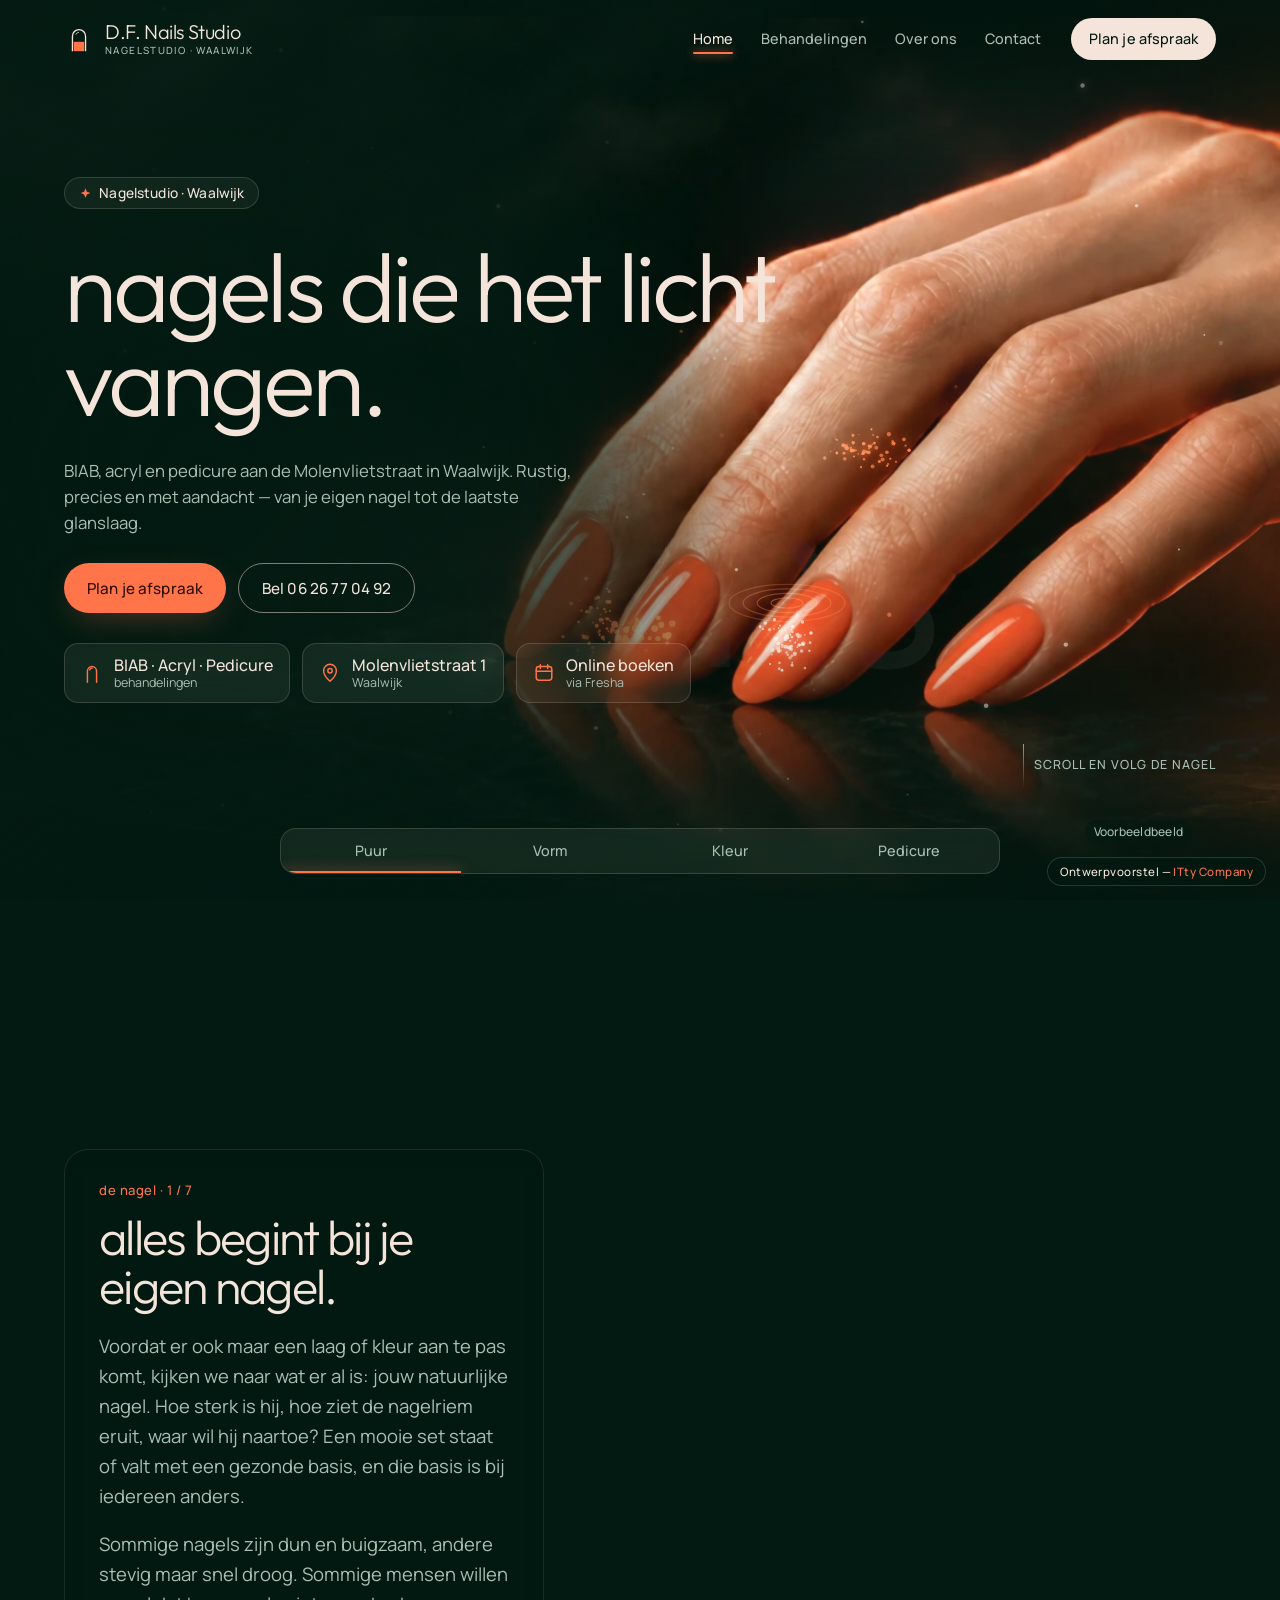
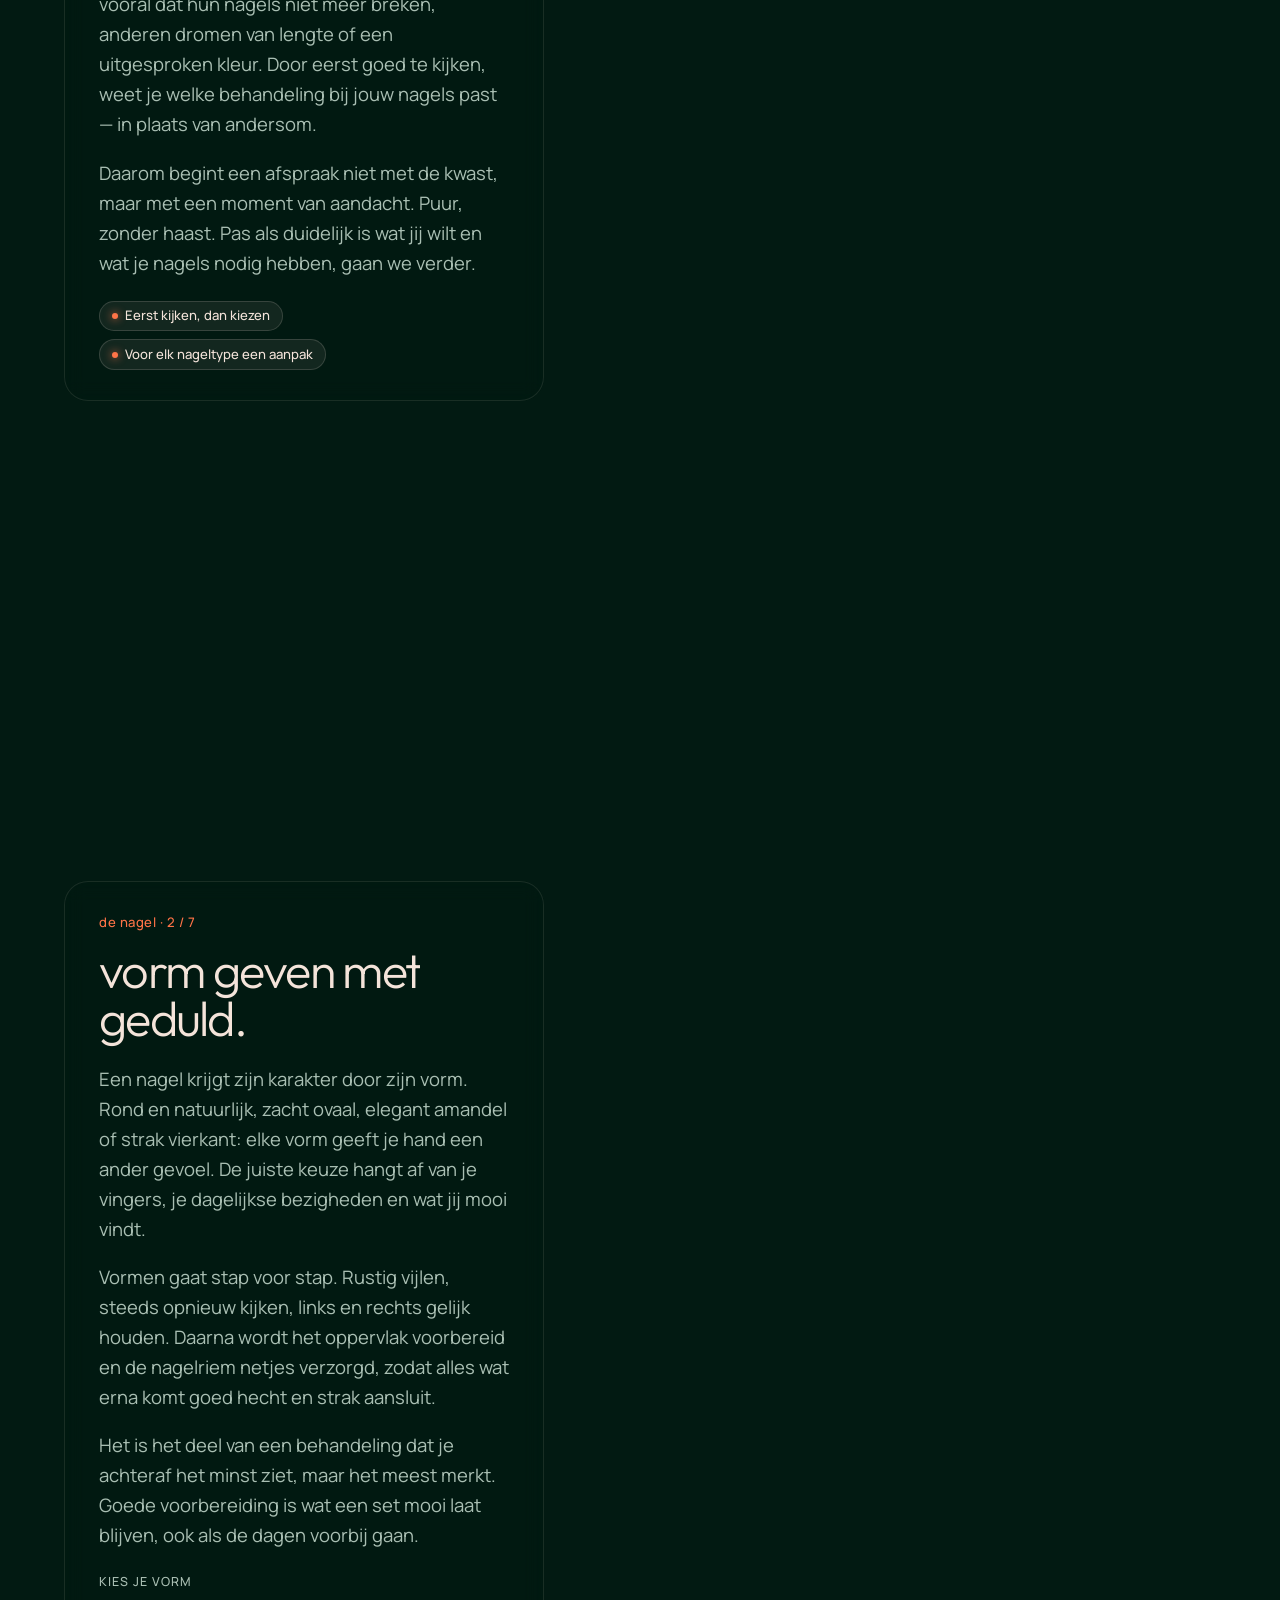
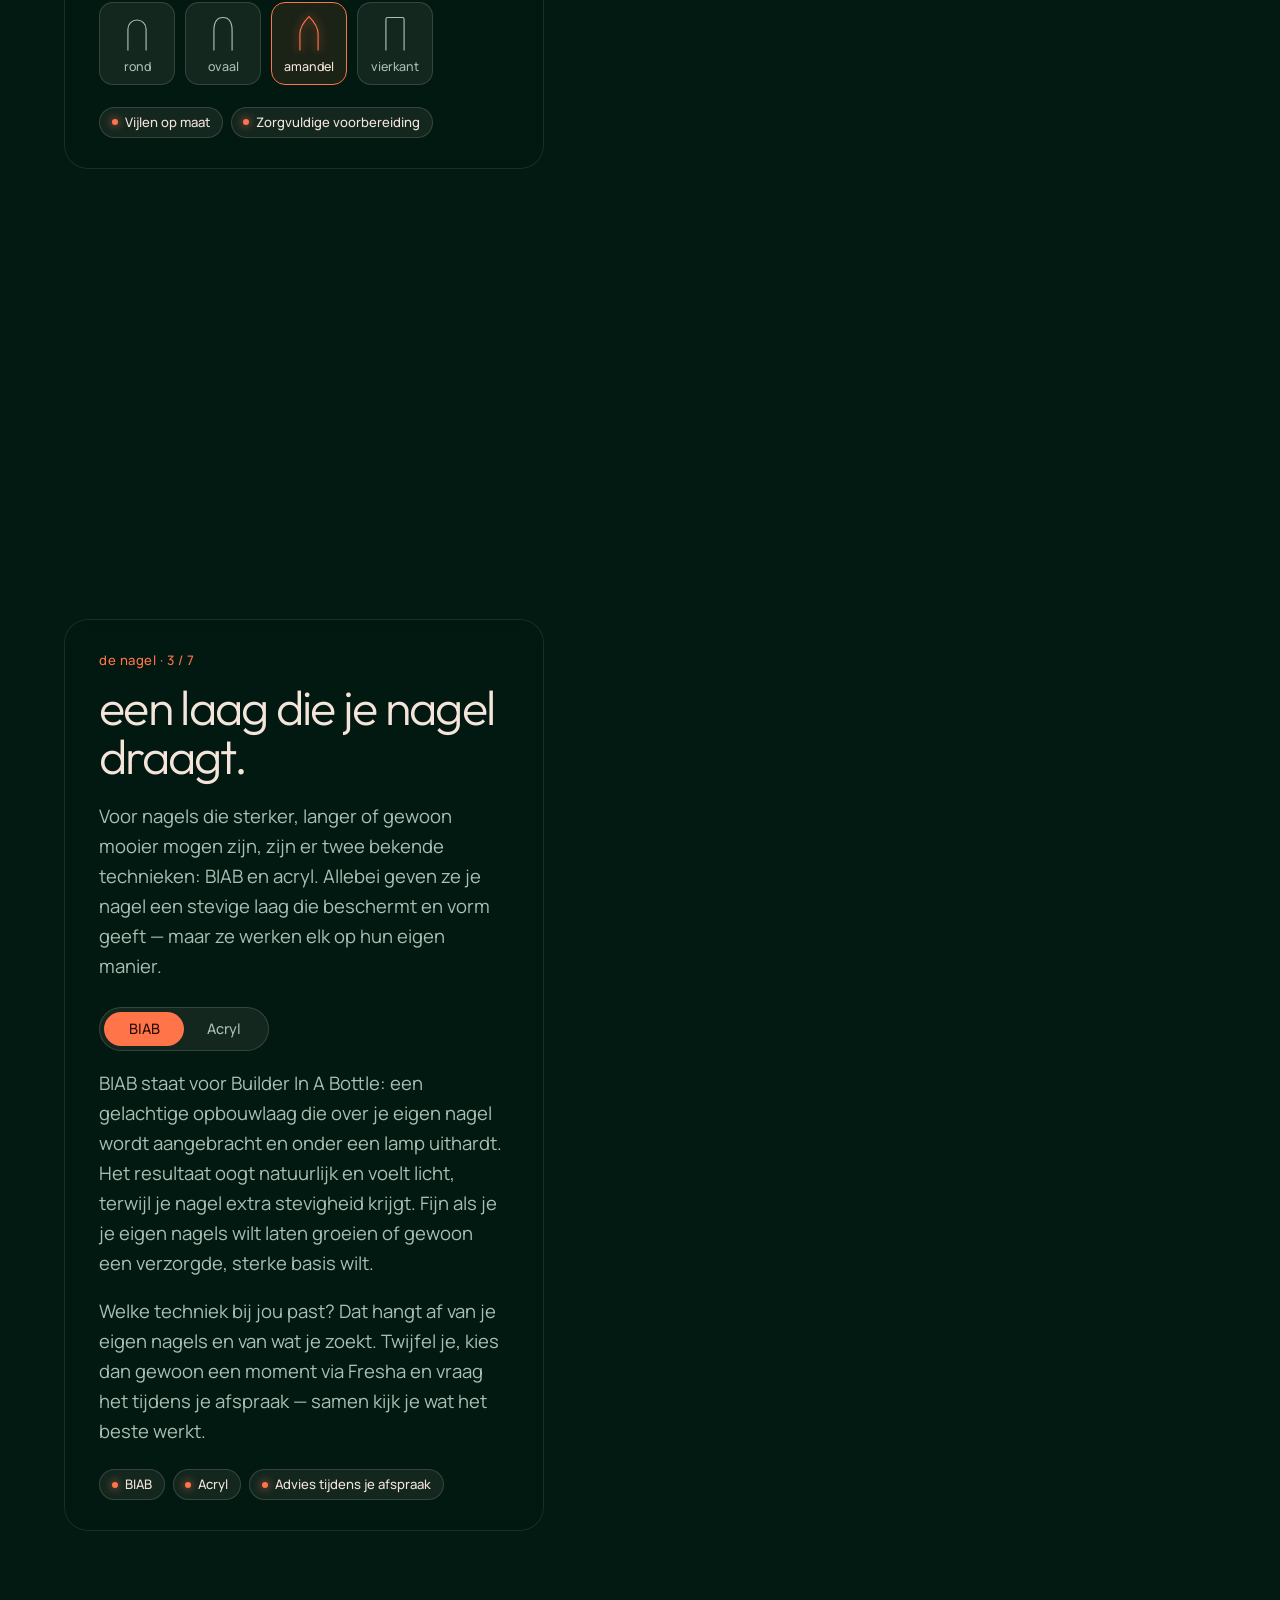
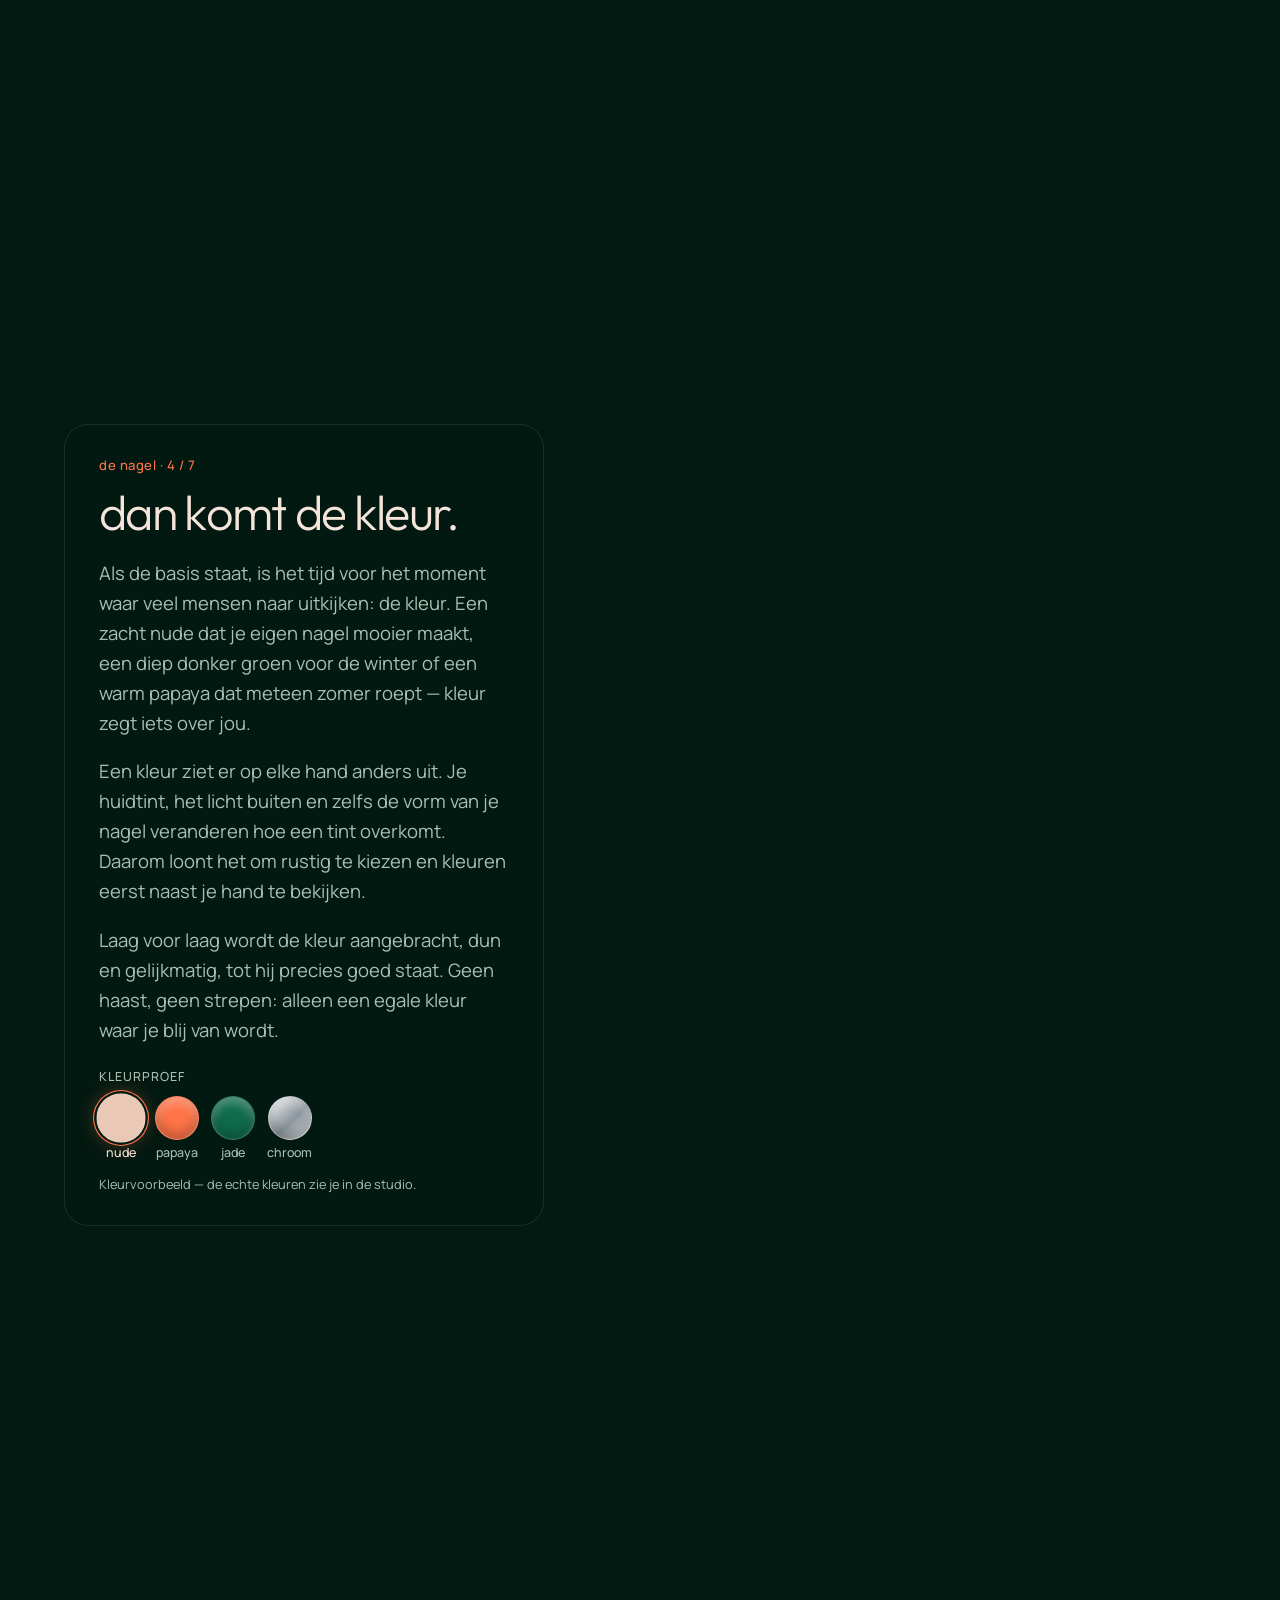
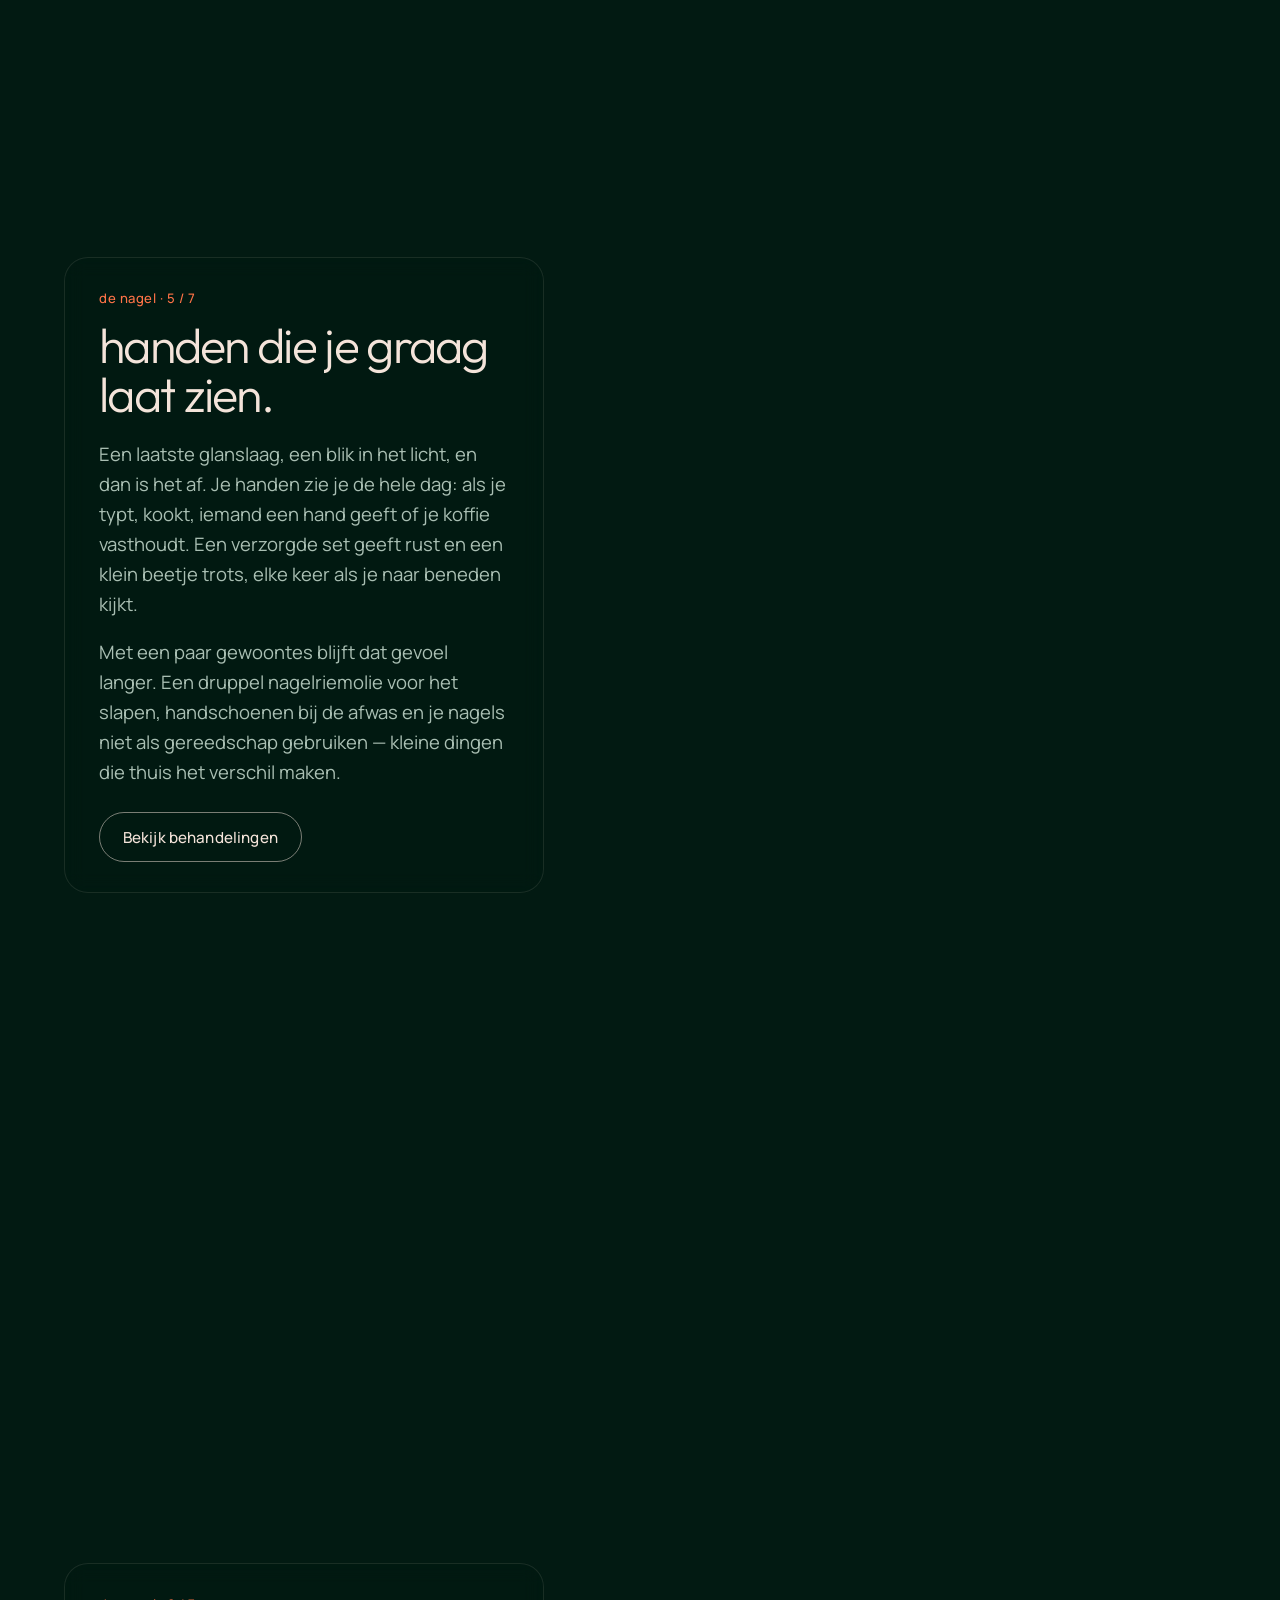
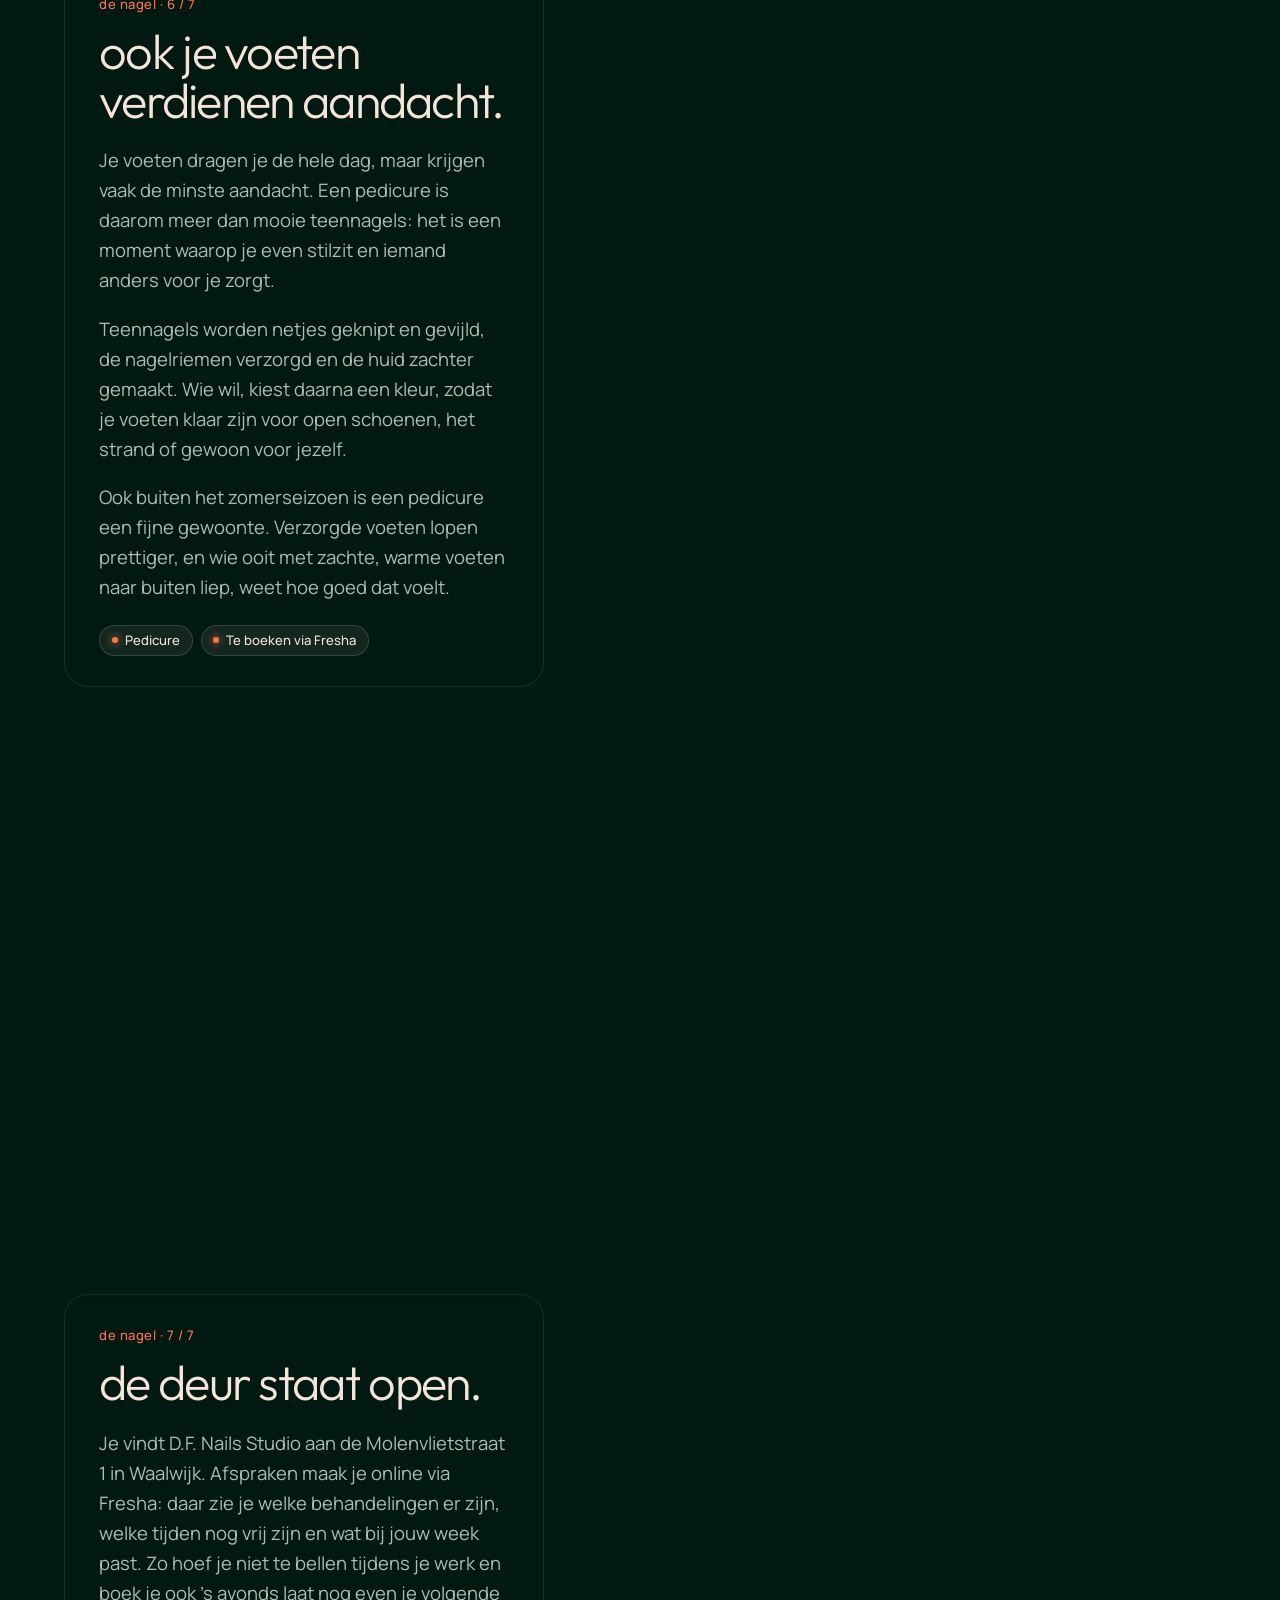
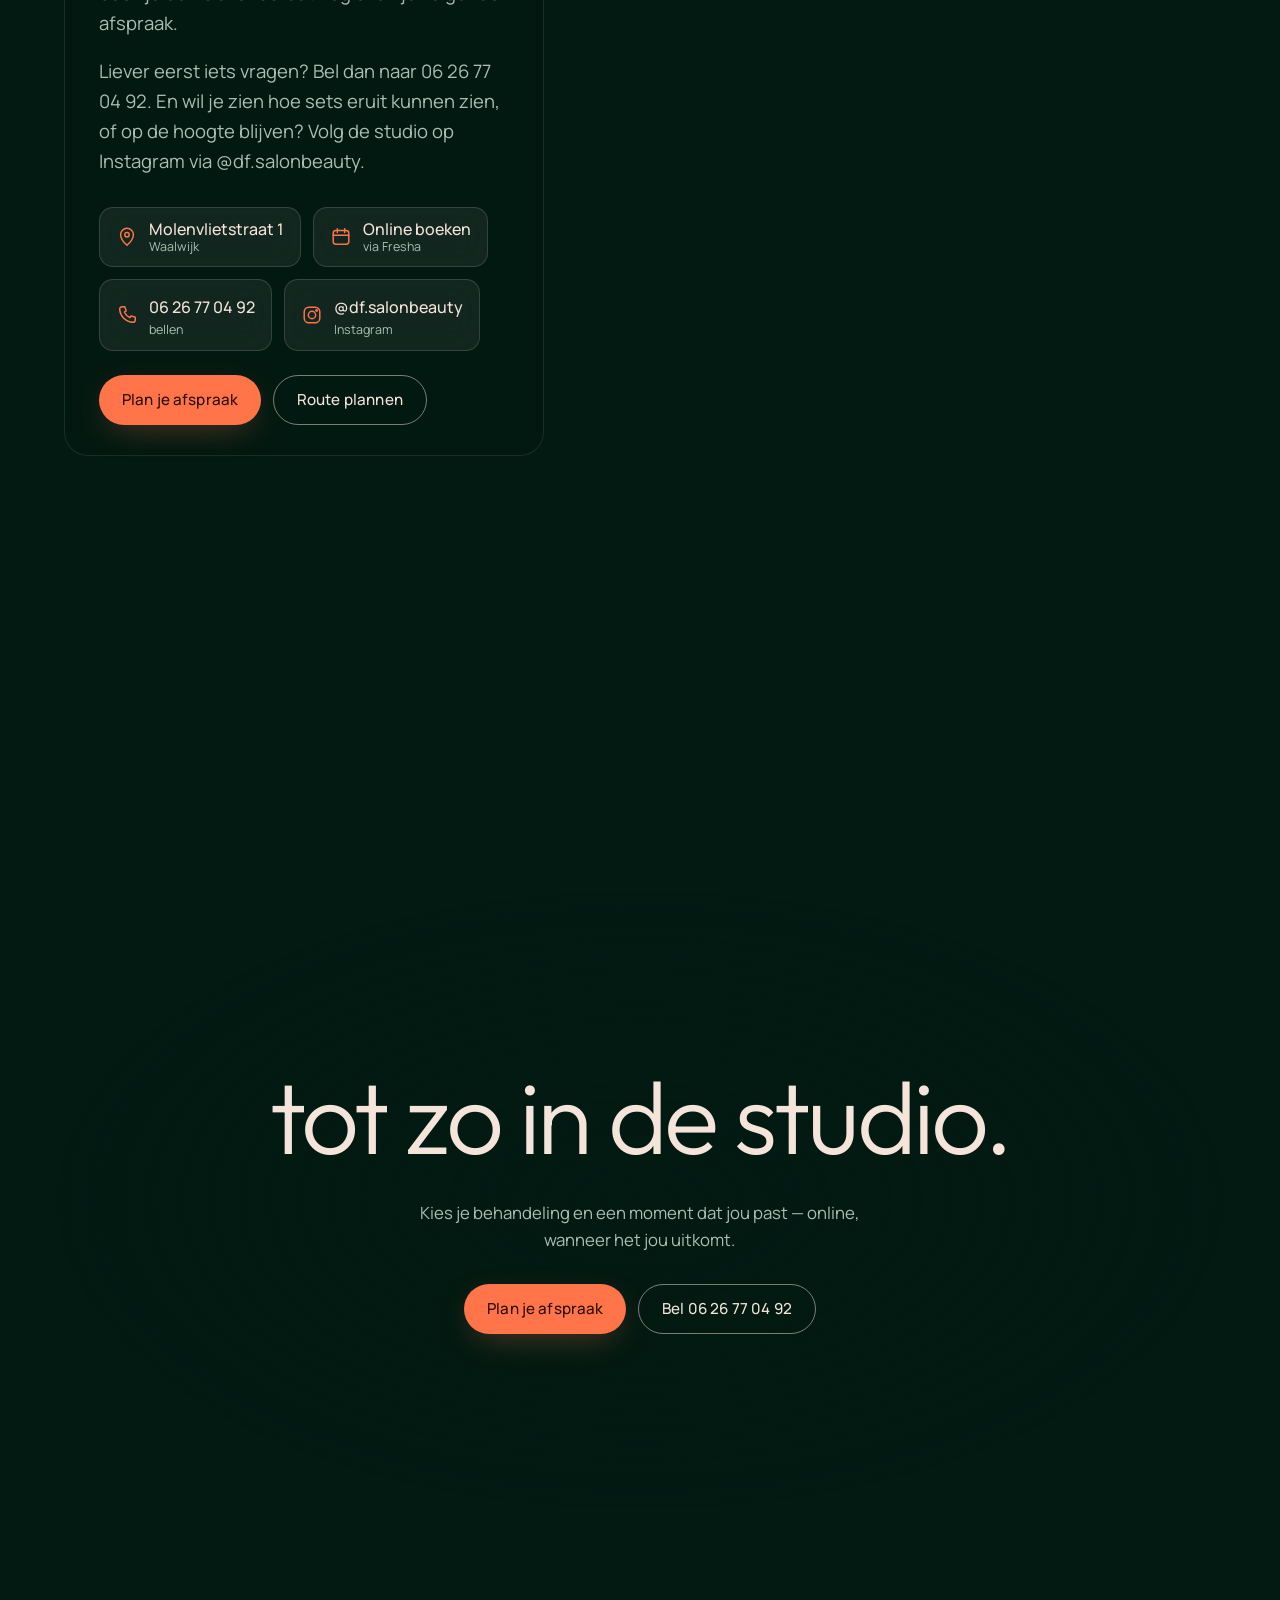
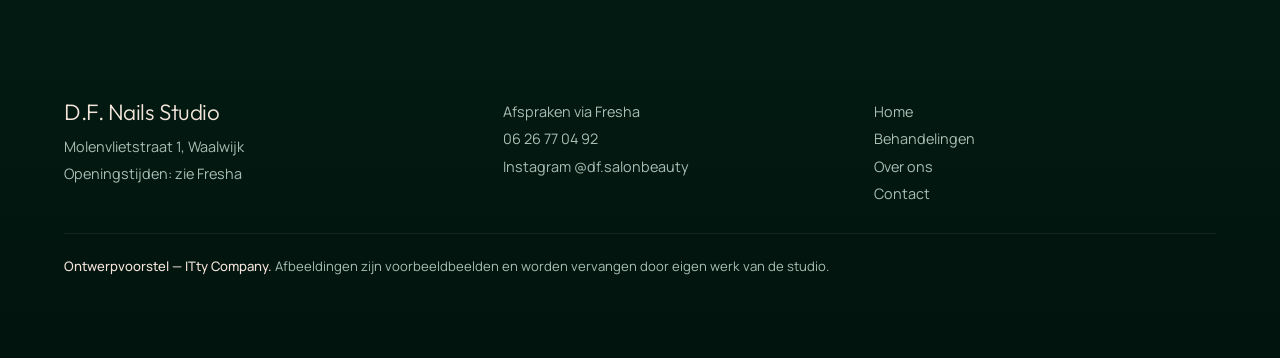
<file: index.html>
<!doctype html>
<html lang="nl">
<head>
<meta charset="utf-8">
<meta name="viewport" content="width=device-width,initial-scale=1">
<title>D.F. Nails Studio — nagelstudio in Waalwijk · BIAB, acryl &amp; pedicure</title>
<meta name="description" content="Nagelstudio aan de Molenvlietstraat 1 in Waalwijk. BIAB, acrylnagels en pedicure. Plan je afspraak online via Fresha.">
<meta name="theme-color" content="#021A12">
<link rel="icon" href="data:image/svg+xml,%3Csvg xmlns='http://www.w3.org/2000/svg' viewBox='0 0 32 32'%3E%3Cpath d='M9 29V13a7 7 0 0 1 14 0v16z' fill='%23021A12' stroke='%23F4E4DA' stroke-width='1.6'/%3E%3Cpath d='M10 29V18h12v11z' fill='%23FF7448'/%3E%3C/svg%3E">
<link rel="preconnect" href="https://fonts.googleapis.com"><link rel="preconnect" href="https://fonts.gstatic.com" crossorigin>
<link href="https://fonts.googleapis.com/css2?family=Manrope:wght@400;500&family=Outfit:wght@300&display=swap" rel="stylesheet">
<link rel="stylesheet" href="assets/style.css">
<link rel="preload" as="image" href="assets/img/k5-gloss.webp">
</head>
<body>
<div class="curtain show" id="curtain" aria-hidden="true"><div class="curtain__a"></div><div class="curtain__b"></div><div class="curtain__mark"><svg viewBox="0 0 46 70"><clipPath id="nailclip"><path d="M3 69V22a20 20 0 0 1 40 0v47z"/></clipPath><rect class="f" x="0" y="0" width="46" height="70" clip-path="url(#nailclip)"/><path class="o" d="M3 69V22a20 20 0 0 1 40 0v47z"/></svg><b>home.</b></div></div>
<a class="skip" href="#main">Naar inhoud</a>
<header class="nav" id="nav">
  <a class="logo" href="index.html" aria-label="D.F. Nails Studio, home">
    <svg viewBox="0 0 32 32" aria-hidden="true"><path d="M9 29V13a7 7 0 0 1 14 0v16" fill="none" stroke="currentColor" stroke-width="1.4"/><path d="M10.4 29V19h11.2v10z" fill="var(--accent)"/><path d="M12.5 11.5a3.6 3.6 0 0 1 3.5-2.6" fill="none" stroke="currentColor" stroke-width="1" opacity=".7"/></svg>
    <span>D.F. Nails Studio<small>Nagelstudio · Waalwijk</small></span>
  </a>
  <nav class="nav__links" aria-label="Hoofdmenu"><a href="index.html" aria-current="page">Home</a><a href="behandelingen.html">Behandelingen</a><a href="over-ons.html">Over ons</a><a href="contact.html">Contact</a></nav>
  <a class="btn btn--white nav__cta" href="https://www.fresha.com/a/d-f-nails-studio-waalwijk-molenvlietstraat-1-hlhzji0v" target="_blank" rel="noopener">Plan je afspraak</a>
  <button class="nav__burger" aria-label="Menu openen" aria-expanded="false" aria-controls="mmenu"><span></span><span></span></button>
</header>
<div class="mmenu" id="mmenu" hidden><a href="index.html">Home</a><a href="behandelingen.html">Behandelingen</a><a href="over-ons.html">Over ons</a><a href="contact.html">Contact</a><a class="btn btn--accent" href="https://www.fresha.com/a/d-f-nails-studio-waalwijk-molenvlietstraat-1-hlhzji0v" target="_blank" rel="noopener">Plan je afspraak</a><a class="btn btn--ghost" href="tel:+31626770492">Bel 06 26 77 04 92</a><p class="mm-note">Ontwerpvoorstel — ITty Company</p></div>
<div class="badge">Ontwerpvoorstel — <b>ITty Company</b></div>
<main id="main">
<section class="story" aria-label="Het verhaal van één nagel">
  <div class="stage" aria-hidden="true">
    <div class="bgs">
      <img data-bg="a" src="assets/img/bg-haze.webp" alt="" width="1344" height="752">
      <img data-bg="b" src="assets/img/bg-lacquer.webp" alt="" width="1344" height="752">
      <div data-bg="d" style="position:absolute;inset:0;background:radial-gradient(40% 45% at 62% 60%,rgba(255,116,72,.16),transparent 70%),var(--base)"></div>
      <img data-bg="c" src="assets/img/bg-waalwijk.webp" alt="" width="1344" height="752">
    </div>
    <div class="bigword"><span>glans</span><span>puur</span><span>vorm</span><span>kracht</span><span>kleur</span><span>af</span><span>voeten</span><span>waalwijk</span><span></span></div>
    <div class="frames">
      <div class="kf"><img src="assets/img/k5-gloss.webp" alt="" width="1344" height="752" fetchpriority="high"><div class="sheen"></div></div>
      <div class="kf"><img src="assets/img/k1-bare.webp" alt="" width="1344" height="752"></div>
      <div class="kf"><img src="assets/img/k2-shape.webp" alt="" width="1344" height="752">
        <svg class="vorm-o" data-at=".675,.712,.066,228"><g><path d="M-11,20 L-11,0 C-11,-10 -4,-17 0,-21 C4,-17 11,-10 11,0 L11,20" vector-effect="non-scaling-stroke"/></g></svg></div>
      <div class="kf"><img src="assets/img/k3-builder.webp" alt="" width="1344" height="752"><div class="sheen"></div><div class="glow" data-nails=".379,.66,.07,.2,34;.446,.695,.07,.2,36;.528,.716,.07,.2,38;.653,.73,.062,.17,44"></div><svg class="ext-o" data-ats=".379,.653,.085,214;.446,.689,.085,216;.528,.711,.085,218;.653,.727,.075,224"></svg><span class="kcap">BIAB — opbouwlaag over je eigen nagel</span></div>
      <div class="kf"><img src="assets/img/k4-colour.webp" alt="" width="1344" height="752">
        <div class="tint" data-nails=".379,.653,.046,.16,34;.446,.689,.046,.16,36;.528,.711,.046,.16,38;.653,.727,.042,.135,44"></div></div>
      <div class="kf"><img src="assets/img/k5-gloss.webp" alt="" width="1344" height="752"><div class="sheen"></div></div>
      <div class="kf"><img src="assets/img/k6-pedicure.webp" alt="" width="1344" height="752"><div class="caustic"></div></div>
      <div class="kf"><img src="assets/img/k7-door.webp" alt="" width="1344" height="752"></div>
      <div class="kf kf--base"></div>
    </div>
    <div class="dip"></div>
    <div class="flash"></div>
    <div class="haze"></div>
    <canvas class="fx" data-fx="dust"></canvas>
    <div class="sshade"></div>
    <div class="sdots"><i></i><i></i><i></i><i></i><i></i><i></i><i></i></div>
    <div class="counter">de nagel · <b></b></div>
    <span class="cap">Voorbeeldbeeld</span>
    <div class="sfade"></div>
  </div>

  <div class="track">
    <!-- 0 HERO -->
    <div class="chap chap--hero" id="top" data-bg="a" data-pt=".5,.69">
      <div class="hero__in hero__fade">
        <span class="chip"><svg viewBox="0 0 16 16" aria-hidden="true"><path d="M8 1.5l1.7 4.3 4.3 1.7-4.3 1.7L8 13.5 6.3 9.2 2 7.5l4.3-1.7z" fill="currentColor"/></svg>Nagelstudio · Waalwijk</span>
        <h1 class="split">nagels die het licht vangen.</h1>
        <p class="lead reveal">BIAB, acryl en pedicure aan de Molenvlietstraat in Waalwijk. Rustig, precies en met aandacht — van je eigen nagel tot de laatste glanslaag.</p>
        <div class="btns reveal">
          <a class="btn btn--accent" href="https://www.fresha.com/a/d-f-nails-studio-waalwijk-molenvlietstraat-1-hlhzji0v" target="_blank" rel="noopener">Plan je afspraak</a>
          <a class="btn btn--ghost" href="tel:+31626770492">Bel 06 26 77 04 92</a>
        </div>
        <ul class="stats reveal" aria-label="In het kort">
          <li class="glass"><svg viewBox="0 0 24 24" aria-hidden="true"><path d="M7 22V10a5 5 0 0 1 10 0v12"/><path d="M9.5 8.5a2.6 2.6 0 0 1 2.5-1.8"/></svg><b>BIAB · Acryl · Pedicure</b><span>behandelingen</span></li>
          <li class="glass"><svg viewBox="0 0 24 24" aria-hidden="true"><path d="M12 21s-7-6.2-7-11.5A7 7 0 0 1 19 9.5C19 14.8 12 21 12 21z"/><circle cx="12" cy="9.5" r="2.4"/></svg><b>Molenvlietstraat 1</b><span>Waalwijk</span></li>
          <li class="glass"><svg viewBox="0 0 24 24" aria-hidden="true"><rect x="3.5" y="5" width="17" height="15" rx="3"/><path d="M3.5 10h17M8 3v4M16 3v4"/></svg><b>Online boeken</b><span>via Fresha</span></li>
        </ul>
      </div>
      <p class="scrollhint hero__fade" aria-hidden="true"><i></i>scroll en volg de nagel</p>
      <nav class="tabs glass hero__fade" aria-label="Hoofdstukken"><a href="#puur" data-off=".35">Puur</a><a href="#vorm" data-off=".35">Vorm</a><a href="#kleur" data-off=".35">Kleur</a><a href="#voeten" data-off=".35">Pedicure</a><i id="tabbar"></i></nav>
    </div>

    <!-- 1 PUUR -->
    <article class="chap" id="puur" data-bg="a" data-mask="drop" data-burst="sparks" data-pt=".5,.69">
      <div class="panel">
        <span class="num">de nagel · 1 / 7</span>
        <h2 class="split">alles begint bij je eigen nagel.</h2>
        <div class="clip">
          <p>Voordat er ook maar een laag of kleur aan te pas komt, kijken we naar wat er al is: jouw natuurlijke nagel. Hoe sterk is hij, hoe ziet de nagelriem eruit, waar wil hij naartoe? Een mooie set staat of valt met een gezonde basis, en die basis is bij iedereen anders.</p>
          <p>Sommige nagels zijn dun en buigzaam, andere stevig maar snel droog. Sommige mensen willen vooral dat hun nagels niet meer breken, anderen dromen van lengte of een uitgesproken kleur. Door eerst goed te kijken, weet je welke behandeling bij jouw nagels past — in plaats van andersom.</p>
          <p>Daarom begint een afspraak niet met de kwast, maar met een moment van aandacht. Puur, zonder haast. Pas als duidelijk is wat jij wilt en wat je nagels nodig hebben, gaan we verder.</p>
        </div>
        <button class="more" type="button" aria-expanded="false">lees verder +</button>
        <ul class="facts"><li>Eerst kijken, dan kiezen</li><li>Voor elk nageltype een aanpak</li></ul>
      </div>
    </article>

    <!-- 2 VORM -->
    <article class="chap" id="vorm" data-bg="a" data-mask="wedge" data-burst="dust" data-pt=".62,.72">
      <div class="panel">
        <span class="num">de nagel · 2 / 7</span>
        <h2 class="split">vorm geven met geduld.</h2>
        <div class="clip">
          <p>Een nagel krijgt zijn karakter door zijn vorm. Rond en natuurlijk, zacht ovaal, elegant amandel of strak vierkant: elke vorm geeft je hand een ander gevoel. De juiste keuze hangt af van je vingers, je dagelijkse bezigheden en wat jij mooi vindt.</p>
          <p>Vormen gaat stap voor stap. Rustig vijlen, steeds opnieuw kijken, links en rechts gelijk houden. Daarna wordt het oppervlak voorbereid en de nagelriem netjes verzorgd, zodat alles wat erna komt goed hecht en strak aansluit.</p>
          <p>Het is het deel van een behandeling dat je achteraf het minst ziet, maar het meest merkt. Goede voorbereiding is wat een set mooi laat blijven, ook als de dagen voorbij gaan.</p>
        </div>
        <button class="more" type="button" aria-expanded="false">lees verder +</button>
        <div class="picker">
          <span class="picker__l">kies je vorm</span>
          <div class="shapes">
            <button type="button" aria-pressed="false" data-d="M-11,20 L-11,-6 A11,11 0 0 1 11,-6 L11,20"><svg viewBox="-13 -23 26 46" aria-hidden="true"><path d="M-11,20 L-11,-6 A11,11 0 0 1 11,-6 L11,20"/></svg>rond</button>
            <button type="button" aria-pressed="false" data-d="M-11,20 L-11,-4 C-11,-16 -6,-20 0,-20 C6,-20 11,-16 11,-4 L11,20"><svg viewBox="-13 -23 26 46" aria-hidden="true"><path d="M-11,20 L-11,-4 C-11,-16 -6,-20 0,-20 C6,-20 11,-16 11,-4 L11,20"/></svg>ovaal</button>
            <button type="button" aria-pressed="true" data-d="M-11,20 L-11,0 C-11,-10 -4,-17 0,-21 C4,-17 11,-10 11,0 L11,20"><svg viewBox="-13 -23 26 46" aria-hidden="true"><path d="M-11,20 L-11,0 C-11,-10 -4,-17 0,-21 C4,-17 11,-10 11,0 L11,20"/></svg>amandel</button>
            <button type="button" aria-pressed="false" data-d="M-11,20 L-11,-18 Q-11,-20 -9,-20 L9,-20 Q11,-20 11,-18 L11,20"><svg viewBox="-13 -23 26 46" aria-hidden="true"><path d="M-11,20 L-11,-18 Q-11,-20 -9,-20 L9,-20 Q11,-20 11,-18 L11,20"/></svg>vierkant</button>
          </div>
        </div>
        <ul class="facts"><li>Vijlen op maat</li><li>Zorgvuldige voorbereiding</li></ul>
      </div>
    </article>

    <!-- 3 KRACHT -->
    <article class="chap" id="kracht" data-bg="b" data-mask="circle" data-pt=".5,.69">
      <div class="panel">
        <span class="num">de nagel · 3 / 7</span>
        <h2 class="split">een laag die je nagel draagt.</h2>
        <p>Voor nagels die sterker, langer of gewoon mooier mogen zijn, zijn er twee bekende technieken: BIAB en acryl. Allebei geven ze je nagel een stevige laag die beschermt en vorm geeft — maar ze werken elk op hun eigen manier.</p>
        <div class="seg" data-for="segtxt" data-v="0" role="group" aria-label="Kies techniek"><button type="button" aria-pressed="true">BIAB</button><button type="button" aria-pressed="false">Acryl</button><i></i></div>
        <div class="segtxt" id="segtxt" aria-live="polite">
          <p>BIAB staat voor Builder In A Bottle: een gelachtige opbouwlaag die over je eigen nagel wordt aangebracht en onder een lamp uithardt. Het resultaat oogt natuurlijk en voelt licht, terwijl je nagel extra stevigheid krijgt. Fijn als je je eigen nagels wilt laten groeien of gewoon een verzorgde, sterke basis wilt.</p>
          <p hidden>Acryl ontstaat uit een poeder en een vloeistof die samen een sterke, vormbare massa maken. Daarmee kun je nagels verlengen en precies de vorm geven die je wilt. Acryl is een klassieker voor wie houdt van lengte, karakter en een set die opvalt.</p>
        </div>
        <p>Welke techniek bij jou past? Dat hangt af van je eigen nagels en van wat je zoekt. Twijfel je, kies dan gewoon een moment via Fresha en vraag het tijdens je afspraak — samen kijk je wat het beste werkt.</p>
        <ul class="facts"><li>BIAB</li><li>Acryl</li><li>Advies tijdens je afspraak</li></ul>
      </div>
    </article>

    <!-- 4 KLEUR -->
    <article class="chap" id="kleur" data-bg="b" data-mask="stroke" data-burst="drops" data-pt=".53,.71">
      <div class="panel">
        <span class="num">de nagel · 4 / 7</span>
        <h2 class="split">dan komt de kleur.</h2>
        <div class="clip">
          <p>Als de basis staat, is het tijd voor het moment waar veel mensen naar uitkijken: de kleur. Een zacht nude dat je eigen nagel mooier maakt, een diep donker groen voor de winter of een warm papaya dat meteen zomer roept — kleur zegt iets over jou.</p>
          <p>Een kleur ziet er op elke hand anders uit. Je huidtint, het licht buiten en zelfs de vorm van je nagel veranderen hoe een tint overkomt. Daarom loont het om rustig te kiezen en kleuren eerst naast je hand te bekijken.</p>
          <p>Laag voor laag wordt de kleur aangebracht, dun en gelijkmatig, tot hij precies goed staat. Geen haast, geen strepen: alleen een egale kleur waar je blij van wordt.</p>
        </div>
        <button class="more" type="button" aria-expanded="false">lees verder +</button>
        <div class="picker">
          <span class="picker__l">kleurproef</span>
          <div class="swatches">
            <button type="button" aria-pressed="true" data-c="none"><i style="--c:#E9C9B6"></i>nude</button>
            <button type="button" aria-pressed="false" data-c="#FF7448"><i style="--c:#FF7448"></i>papaya</button>
            <button type="button" aria-pressed="false" data-c="#0F6B4C"><i style="--c:#0F6B4C"></i>jade</button>
            <button type="button" aria-pressed="false" data-c="#B9C3C9"><i style="--c:linear-gradient(135deg,#f5f7f8,#8d979e 55%,#e6ebee)"></i>chroom</button>
          </div>
          <small class="note-s">Kleurvoorbeeld — de echte kleuren zie je in de studio.</small>
        </div>
      </div>
    </article>

    <!-- 5 AF -->
    <article class="chap" id="af" data-bg="b" data-mask="wedgeR" data-burst="sparks" data-pt=".5,.69">
      <div class="panel">
        <span class="num">de nagel · 5 / 7</span>
        <h2 class="split">handen die je graag laat zien.</h2>
        <div class="clip">
          <p>Een laatste glanslaag, een blik in het licht, en dan is het af. Je handen zie je de hele dag: als je typt, kookt, iemand een hand geeft of je koffie vasthoudt. Een verzorgde set geeft rust en een klein beetje trots, elke keer als je naar beneden kijkt.</p>
          <p>Met een paar gewoontes blijft dat gevoel langer. Een druppel nagelriemolie voor het slapen, handschoenen bij de afwas en je nagels niet als gereedschap gebruiken — kleine dingen die thuis het verschil maken.</p>
        </div>
        <button class="more" type="button" aria-expanded="false">lees verder +</button>
        <div class="btns"><a class="btn btn--ghost" href="behandelingen.html">Bekijk behandelingen</a></div>
      </div>
    </article>

    <!-- 6 VOETEN -->
    <article class="chap" id="voeten" data-bg="d" data-mask="dip" data-burst="ripple" data-pt=".62,.67">
      <div class="panel">
        <span class="num">de nagel · 6 / 7</span>
        <h2 class="split">ook je voeten verdienen aandacht.</h2>
        <div class="clip">
          <p>Je voeten dragen je de hele dag, maar krijgen vaak de minste aandacht. Een pedicure is daarom meer dan mooie teennagels: het is een moment waarop je even stilzit en iemand anders voor je zorgt.</p>
          <p>Teennagels worden netjes geknipt en gevijld, de nagelriemen verzorgd en de huid zachter gemaakt. Wie wil, kiest daarna een kleur, zodat je voeten klaar zijn voor open schoenen, het strand of gewoon voor jezelf.</p>
          <p>Ook buiten het zomerseizoen is een pedicure een fijne gewoonte. Verzorgde voeten lopen prettiger, en wie ooit met zachte, warme voeten naar buiten liep, weet hoe goed dat voelt.</p>
        </div>
        <button class="more" type="button" aria-expanded="false">lees verder +</button>
        <ul class="facts"><li>Pedicure</li><li>Te boeken via Fresha</li></ul>
      </div>
    </article>

    <!-- 7 WAALWIJK -->
    <article class="chap" id="waalwijk" data-bg="c" data-mask="circle" data-burst="sparks" data-pt=".68,.5">
      <div class="panel">
        <span class="num">de nagel · 7 / 7</span>
        <h2 class="split">de deur staat open.</h2>
        <div class="clip">
          <p>Je vindt D.F. Nails Studio aan de Molenvlietstraat 1 in Waalwijk. Afspraken maak je online via Fresha: daar zie je welke behandelingen er zijn, welke tijden nog vrij zijn en wat bij jouw week past. Zo hoef je niet te bellen tijdens je werk en boek je ook 's avonds laat nog even je volgende afspraak.</p>
          <p>Liever eerst iets vragen? Bel dan naar 06 26 77 04 92. En wil je zien hoe sets eruit kunnen zien, of op de hoogte blijven? Volg de studio op Instagram via @df.salonbeauty.</p>
        </div>
        <button class="more" type="button" aria-expanded="false">lees verder +</button>
        <ul class="stats" aria-label="Contact">
          <li class="glass"><svg viewBox="0 0 24 24" aria-hidden="true"><path d="M12 21s-7-6.2-7-11.5A7 7 0 0 1 19 9.5C19 14.8 12 21 12 21z"/><circle cx="12" cy="9.5" r="2.4"/></svg><b>Molenvlietstraat 1</b><span>Waalwijk</span></li>
          <li class="glass"><svg viewBox="0 0 24 24" aria-hidden="true"><rect x="3.5" y="5" width="17" height="15" rx="3"/><path d="M3.5 10h17M8 3v4M16 3v4"/></svg><b>Online boeken</b><span>via Fresha</span></li>
          <li class="glass"><svg viewBox="0 0 24 24" aria-hidden="true"><path d="M6.6 3h3l1.5 4.5-2 1.3a12 12 0 0 0 6.1 6.1l1.3-2L21 14.4v3A2.6 2.6 0 0 1 18.4 20 15.4 15.4 0 0 1 4 5.6 2.6 2.6 0 0 1 6.6 3z"/></svg><a href="tel:+31626770492"><b>06 26 77 04 92</b></a><span>bellen</span></li>
          <li class="glass"><svg viewBox="0 0 24 24" aria-hidden="true"><rect x="3.5" y="3.5" width="17" height="17" rx="5"/><circle cx="12" cy="12" r="4"/><circle cx="17" cy="7" r=".8"/></svg><a href="https://www.instagram.com/df.salonbeauty" target="_blank" rel="noopener"><b>@df.salonbeauty</b></a><span>Instagram</span></li>
        </ul>
        <div class="btns"><a class="btn btn--accent" href="https://www.fresha.com/a/d-f-nails-studio-waalwijk-molenvlietstraat-1-hlhzji0v" target="_blank" rel="noopener">Plan je afspraak</a><a class="btn btn--ghost" href="https://www.google.com/maps/search/?api=1&amp;query=Molenvlietstraat+1+Waalwijk" target="_blank" rel="noopener">Route plannen</a></div>
      </div>
    </article>

    <!-- FINALE: grows out of the door into the evening street -->
    <section class="chap chap--final" data-bg="c" data-mask="circle" data-burst="sparks" data-pt=".66,.5" data-final aria-labelledby="fin-h">
      <div class="final__in">
        <h2 class="split" id="fin-h">tot zo in de studio.</h2>
        <p class="reveal">Kies je behandeling en een moment dat jou past — online, wanneer het jou uitkomt.</p>
        <div class="btns reveal"><a class="btn btn--accent" href="https://www.fresha.com/a/d-f-nails-studio-waalwijk-molenvlietstraat-1-hlhzji0v" target="_blank" rel="noopener">Plan je afspraak</a><a class="btn btn--ghost" href="tel:+31626770492">Bel 06 26 77 04 92</a></div>
      </div>
    </section>
  </div>
</section>
</main>
<footer class="foot">
  <div><b>D.F. Nails Studio</b><span>Molenvlietstraat 1, Waalwijk</span><span>Openingstijden: zie Fresha</span></div>
  <div><a href="https://www.fresha.com/a/d-f-nails-studio-waalwijk-molenvlietstraat-1-hlhzji0v" target="_blank" rel="noopener">Afspraken via Fresha</a><a href="tel:+31626770492">06 26 77 04 92</a><a href="https://www.instagram.com/df.salonbeauty" target="_blank" rel="noopener">Instagram @df.salonbeauty</a></div>
  <nav aria-label="Footer" style="display:flex;flex-direction:column;gap:4px"><a href="index.html">Home</a><a href="behandelingen.html">Behandelingen</a><a href="over-ons.html">Over ons</a><a href="contact.html">Contact</a></nav>
  <p class="foot__legal"><strong>Ontwerpvoorstel — ITty Company.</strong> Afbeeldingen zijn voorbeeldbeelden en worden vervangen door eigen werk van de studio.</p>
</footer>
<script src="assets/vendor/lenis.min.js"></script>
<script src="assets/site.js"></script>
</body>
</html>
</file>
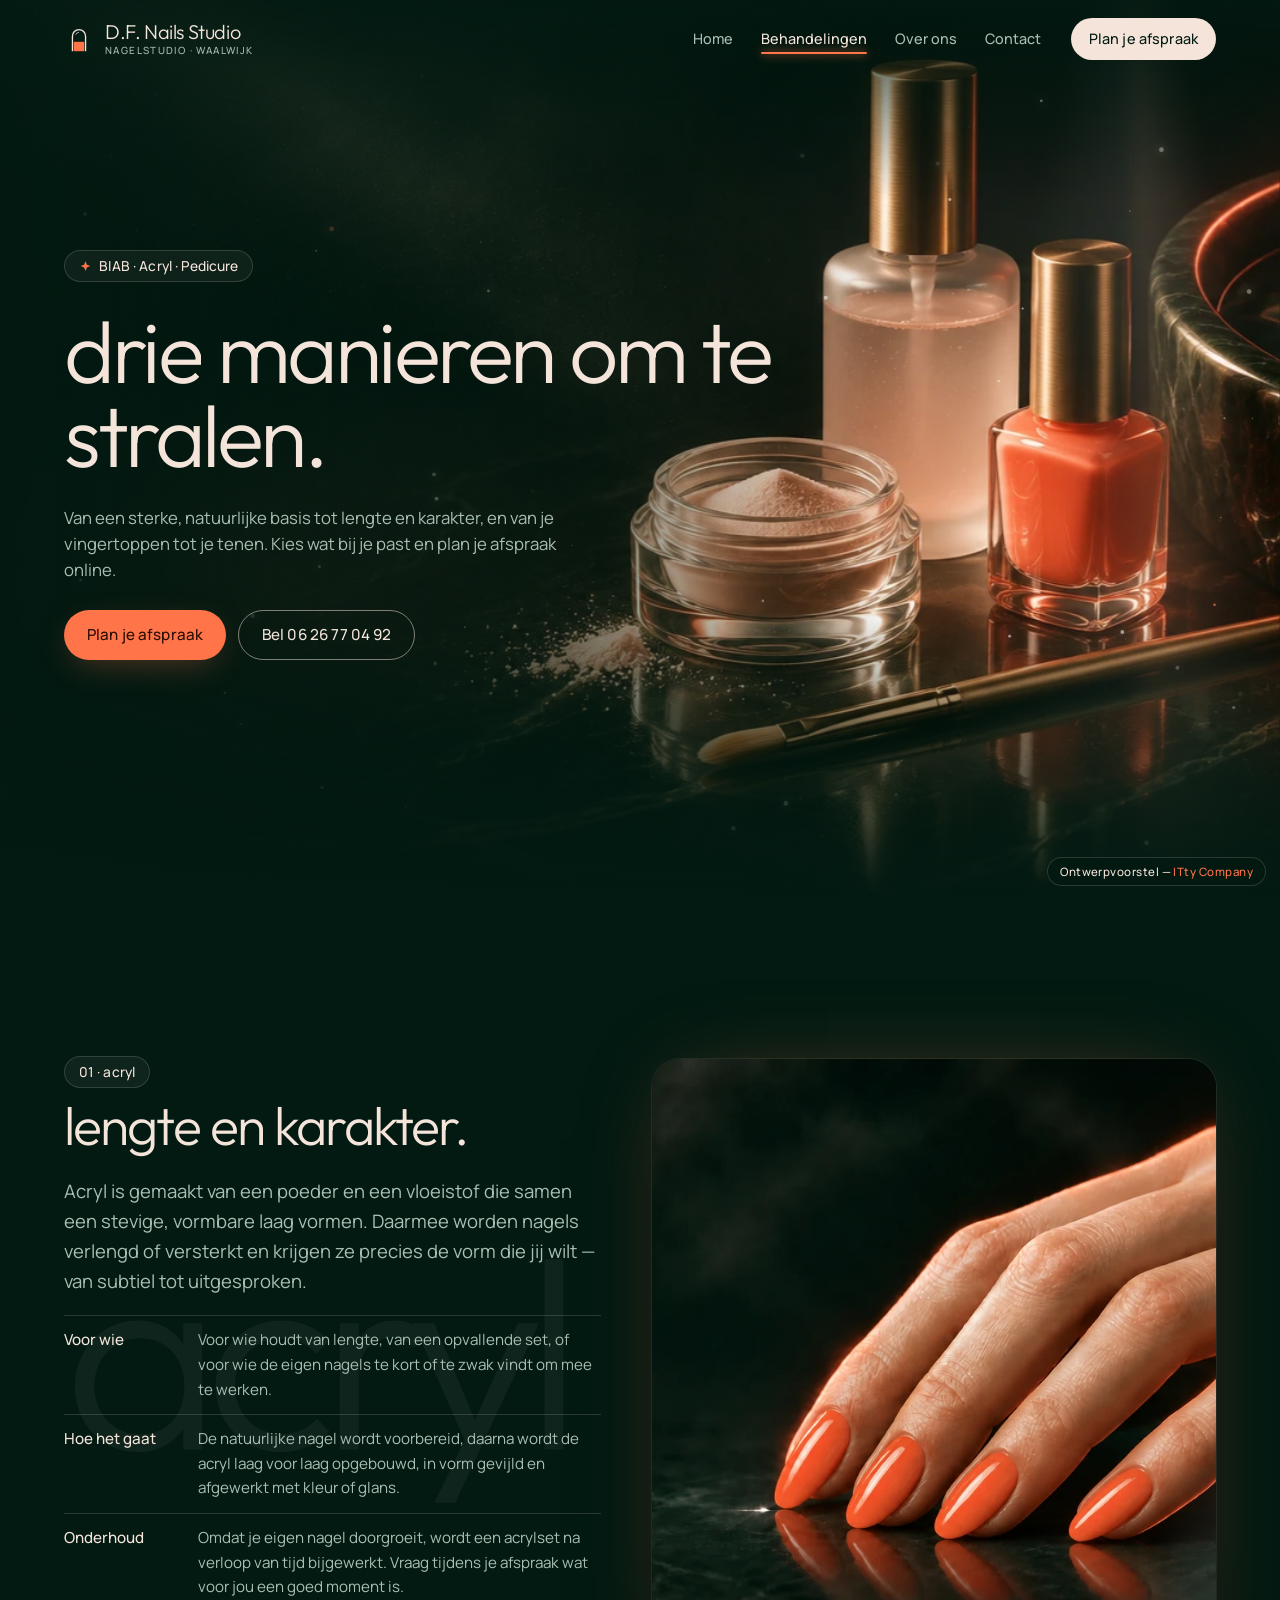
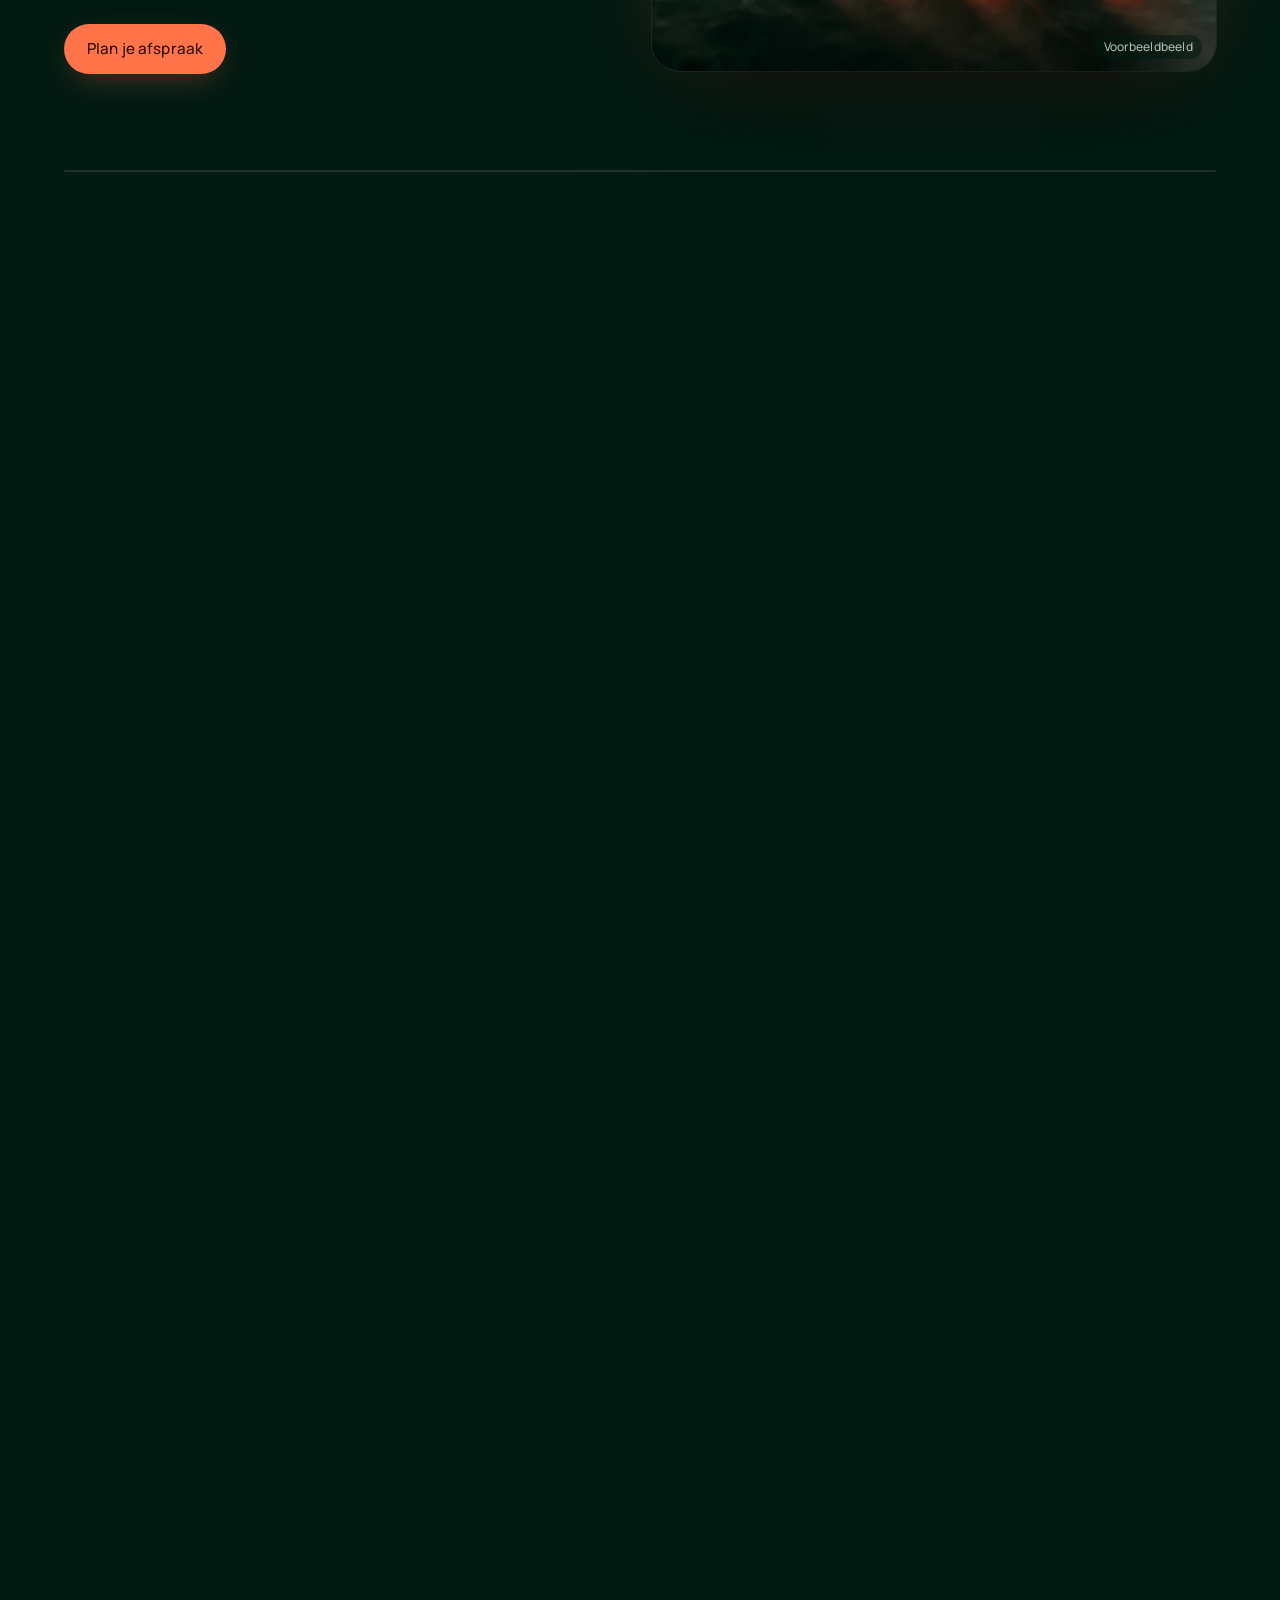
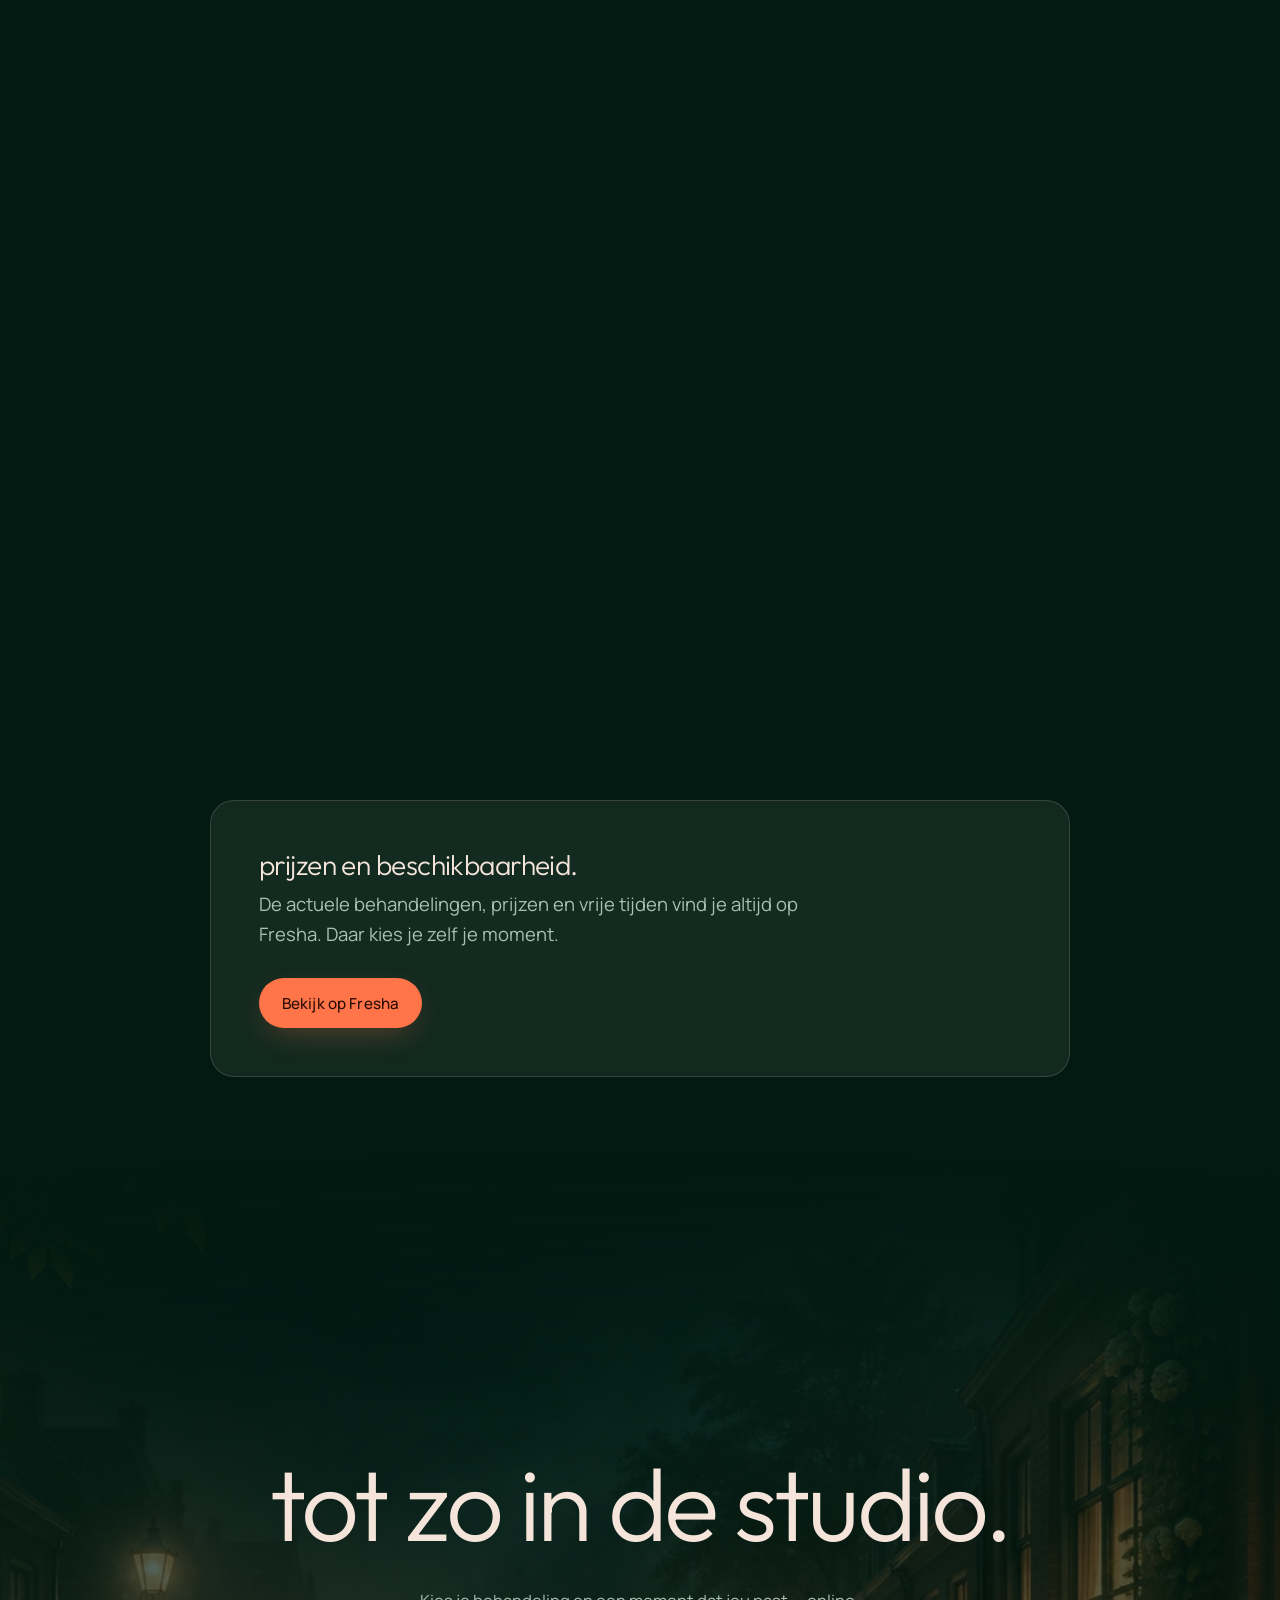
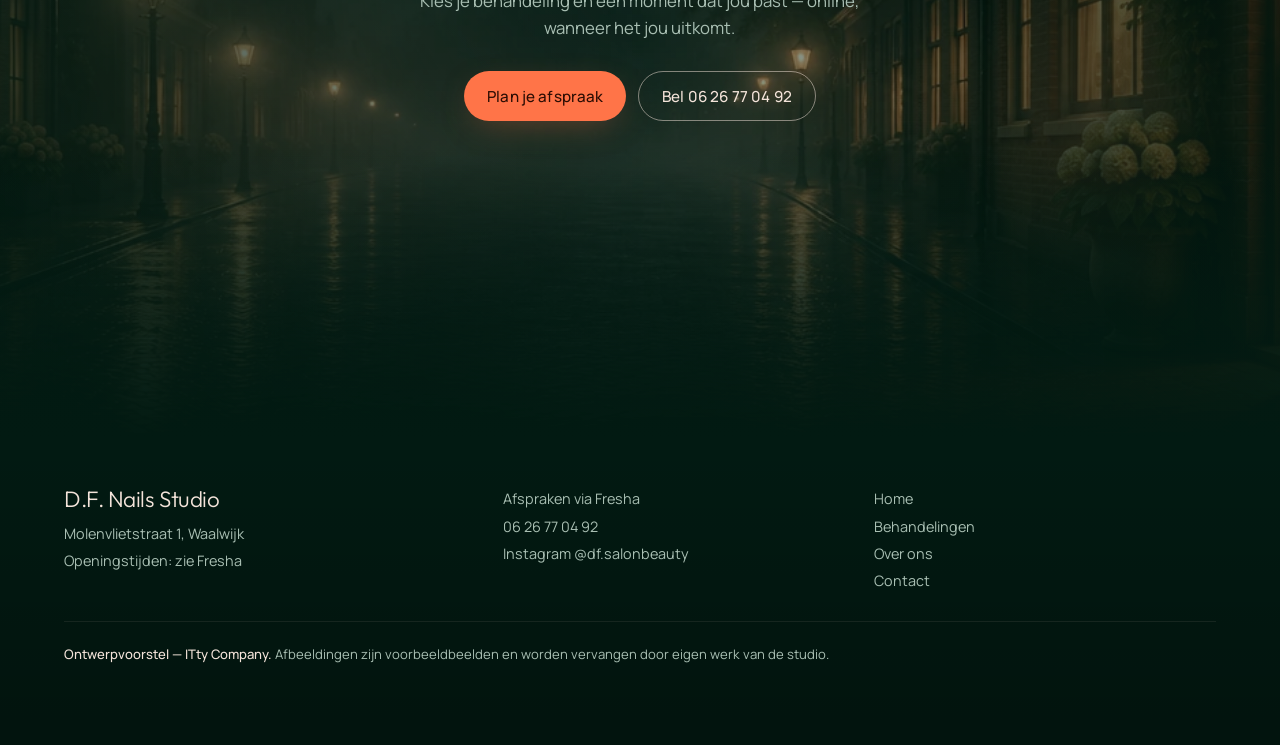
<file: behandelingen.html>
<!doctype html>
<html lang="nl">
<head>
<meta charset="utf-8">
<meta name="viewport" content="width=device-width,initial-scale=1">
<title>Behandelingen — D.F. Nails Studio Waalwijk · acryl, BIAB &amp; pedicure</title>
<meta name="description" content="Acryl, BIAB en pedicure bij D.F. Nails Studio aan de Molenvlietstraat 1 in Waalwijk. Prijzen en vrije tijden op Fresha.">
<meta name="theme-color" content="#021A12">
<link rel="icon" href="data:image/svg+xml,%3Csvg xmlns='http://www.w3.org/2000/svg' viewBox='0 0 32 32'%3E%3Cpath d='M9 29V13a7 7 0 0 1 14 0v16z' fill='%23021A12' stroke='%23F4E4DA' stroke-width='1.6'/%3E%3Cpath d='M10 29V18h12v11z' fill='%23FF7448'/%3E%3C/svg%3E">
<link rel="preconnect" href="https://fonts.googleapis.com"><link rel="preconnect" href="https://fonts.gstatic.com" crossorigin>
<link href="https://fonts.googleapis.com/css2?family=Manrope:wght@400;500&family=Outfit:wght@300&display=swap" rel="stylesheet">
<link rel="stylesheet" href="assets/style.css">
<link rel="preload" as="image" href="assets/img/h-behandelingen.webp">
</head>
<body>
<div class="curtain show" id="curtain" aria-hidden="true"><div class="curtain__a"></div><div class="curtain__b"></div><div class="curtain__mark"><svg viewBox="0 0 46 70"><clipPath id="nailclip"><path d="M3 69V22a20 20 0 0 1 40 0v47z"/></clipPath><rect class="f" x="0" y="0" width="46" height="70" clip-path="url(#nailclip)"/><path class="o" d="M3 69V22a20 20 0 0 1 40 0v47z"/></svg><b>behandelingen.</b></div></div>
<a class="skip" href="#main">Naar inhoud</a>
<header class="nav" id="nav">
  <a class="logo" href="index.html" aria-label="D.F. Nails Studio, home">
    <svg viewBox="0 0 32 32" aria-hidden="true"><path d="M9 29V13a7 7 0 0 1 14 0v16" fill="none" stroke="currentColor" stroke-width="1.4"/><path d="M10.4 29V19h11.2v10z" fill="var(--accent)"/><path d="M12.5 11.5a3.6 3.6 0 0 1 3.5-2.6" fill="none" stroke="currentColor" stroke-width="1" opacity=".7"/></svg>
    <span>D.F. Nails Studio<small>Nagelstudio · Waalwijk</small></span>
  </a>
  <nav class="nav__links" aria-label="Hoofdmenu"><a href="index.html">Home</a><a href="behandelingen.html" aria-current="page">Behandelingen</a><a href="over-ons.html">Over ons</a><a href="contact.html">Contact</a></nav>
  <a class="btn btn--white nav__cta" href="https://www.fresha.com/a/d-f-nails-studio-waalwijk-molenvlietstraat-1-hlhzji0v" target="_blank" rel="noopener">Plan je afspraak</a>
  <button class="nav__burger" aria-label="Menu openen" aria-expanded="false" aria-controls="mmenu"><span></span><span></span></button>
</header>
<div class="mmenu" id="mmenu" hidden><a href="index.html">Home</a><a href="behandelingen.html">Behandelingen</a><a href="over-ons.html">Over ons</a><a href="contact.html">Contact</a><a class="btn btn--accent" href="https://www.fresha.com/a/d-f-nails-studio-waalwijk-molenvlietstraat-1-hlhzji0v" target="_blank" rel="noopener">Plan je afspraak</a><a class="btn btn--ghost" href="tel:+31626770492">Bel 06 26 77 04 92</a><p class="mm-note">Ontwerpvoorstel — ITty Company</p></div>
<div class="badge">Ontwerpvoorstel — <b>ITty Company</b></div>
<main id="main">
<section class="phero photo photo--top">
  <img class="photo__img" src="assets/img/h-behandelingen.webp" alt="Stilleven met acrylpoeder, builder-gel, penseel en een flesje papaya-lak op donkere steen" width="1344" height="752" fetchpriority="high">
  <div class="beam" aria-hidden="true"></div><div class="haze" aria-hidden="true"></div><canvas class="fx" data-fx="dust" aria-hidden="true"></canvas><div class="phero__shade"></div>
  <div class="hero__in">
    <span class="chip"><svg viewBox="0 0 16 16" aria-hidden="true"><path d="M8 1.5l1.7 4.3 4.3 1.7-4.3 1.7L8 13.5 6.3 9.2 2 7.5l4.3-1.7z" fill="currentColor"/></svg>BIAB · Acryl · Pedicure</span>
    <h1 class="split">drie manieren om te stralen.</h1>
    <p class="lead reveal">Van een sterke, natuurlijke basis tot lengte en karakter, en van je vingertoppen tot je tenen. Kies wat bij je past en plan je afspraak online.</p>
    <div class="btns reveal"><a class="btn btn--accent" href="https://www.fresha.com/a/d-f-nails-studio-waalwijk-molenvlietstraat-1-hlhzji0v" target="_blank" rel="noopener">Plan je afspraak</a><a class="btn btn--ghost" href="tel:+31626770492">Bel 06 26 77 04 92</a></div>
  </div>
</section>

<section class="ribbon" aria-label="Behandelingen">
  <div class="ribbon__pin">
    <div class="ribbon__row">
      <article class="scene" id="acryl">
        <span class="scene__word" aria-hidden="true">acryl</span>
        <div class="scene__txt">
          <span class="chip">01 · acryl</span>
          <h2 class="split">lengte en karakter.</h2>
          <p>Acryl is gemaakt van een poeder en een vloeistof die samen een stevige, vormbare laag vormen. Daarmee worden nagels verlengd of versterkt en krijgen ze precies de vorm die jij wilt — van subtiel tot uitgesproken.</p>
          <dl>
            <div><dt>Voor wie</dt><dd>Voor wie houdt van lengte, van een opvallende set, of voor wie de eigen nagels te kort of te zwak vindt om mee te werken.</dd></div>
            <div><dt>Hoe het gaat</dt><dd>De natuurlijke nagel wordt voorbereid, daarna wordt de acryl laag voor laag opgebouwd, in vorm gevijld en afgewerkt met kleur of glans.</dd></div>
            <div><dt>Onderhoud</dt><dd>Omdat je eigen nagel doorgroeit, wordt een acrylset na verloop van tijd bijgewerkt. Vraag tijdens je afspraak wat voor jou een goed moment is.</dd></div>
          </dl>
          <div class="btns"><a class="btn btn--accent" href="https://www.fresha.com/a/d-f-nails-studio-waalwijk-molenvlietstraat-1-hlhzji0v" target="_blank" rel="noopener">Plan je afspraak</a></div>
        </div>
        <div class="scene__media"><img src="assets/img/k5-gloss.webp" alt="Hand met glanzende papaya-gelakte amandelnagels" width="1344" height="752" loading="lazy" style="object-position:48% 62%"><span class="cap">Voorbeeldbeeld</span></div>
      </article>
      <article class="scene" id="biab">
        <span class="scene__word" aria-hidden="true">biab</span>
        <div class="scene__txt">
          <span class="chip">02 · biab</span>
          <h2 class="split">sterk, maar natuurlijk.</h2>
          <p>BIAB — Builder In A Bottle — is een opbouwgel die over je eigen nagel wordt gelegd. Het geeft extra stevigheid, terwijl het resultaat licht en natuurlijk oogt. Mooi in nude of transparant, of als basis onder een kleur.</p>
          <dl>
            <div><dt>Voor wie</dt><dd>Voor wie de eigen nagels wil laten groeien, last heeft van breken of splijten, of gewoon een verzorgde, rustige look zoekt.</dd></div>
            <div><dt>Hoe het gaat</dt><dd>Vormen en voorbereiden, de builder aanbrengen en uitharden onder de lamp, daarna eventueel een kleur en een glanzende toplaag.</dd></div>
            <div><dt>Onderhoud</dt><dd>Ook BIAB groeit mee met je nagel en wordt op tijd bijgewerkt. Thuis helpt nagelriemolie om alles soepel te houden.</dd></div>
          </dl>
          <div class="btns"><a class="btn btn--accent" href="https://www.fresha.com/a/d-f-nails-studio-waalwijk-molenvlietstraat-1-hlhzji0v" target="_blank" rel="noopener">Plan je afspraak</a></div>
        </div>
        <div class="scene__media"><img src="assets/img/k3-builder.webp" alt="Hand met nagels met een transparante nude builder-laag" width="1344" height="752" loading="lazy" style="object-position:50% 62%"><span class="cap">Voorbeeldbeeld</span></div>
      </article>
      <article class="scene" id="pedicure">
        <span class="scene__word" aria-hidden="true">pedicure</span>
        <div class="scene__txt">
          <span class="chip">03 · pedicure</span>
          <h2 class="split">even voor je voeten.</h2>
          <p>Een pedicure geeft je voeten de aandacht die ze de rest van het jaar zelden krijgen. Teennagels worden verzorgd en in vorm gebracht, de huid voelt daarna zachter, en wie wil, sluit af met kleur.</p>
          <dl>
            <div><dt>Voor wie</dt><dd>Voor iedereen die verzorgde voeten wil — voor de zomer, voor een bijzondere dag of gewoon omdat het fijn is.</dd></div>
            <div><dt>Hoe het gaat</dt><dd>Voeten ontspannen, nagels knippen en vijlen, nagelriemen bijwerken en de huid verzorgen, eventueel afgewerkt met een kleur naar keuze.</dd></div>
            <div><dt>Onderhoud</dt><dd>Goed insmeren en schoenen die lekker zitten maken veel verschil tussen twee afspraken.</dd></div>
          </dl>
          <div class="btns"><a class="btn btn--accent" href="https://www.fresha.com/a/d-f-nails-studio-waalwijk-molenvlietstraat-1-hlhzji0v" target="_blank" rel="noopener">Plan je afspraak</a></div>
        </div>
        <div class="scene__media"><img src="assets/img/k6-pedicure.webp" alt="Voet in een stenen pedicurekom met papaya-gelakte teennagels" width="1344" height="752" loading="lazy" style="object-position:62% 55%"><span class="cap">Voorbeeldbeeld</span></div>
      </article>
    </div>
    <div class="rprog" aria-hidden="true"><i></i></div>
  </div>
</section>

<section class="prices">
  <div class="prices__in glass gcard reveal">
    <div><h3>prijzen en beschikbaarheid.</h3><p>De actuele behandelingen, prijzen en vrije tijden vind je altijd op Fresha. Daar kies je zelf je moment.</p></div>
    <a class="btn btn--accent" href="https://www.fresha.com/a/d-f-nails-studio-waalwijk-molenvlietstraat-1-hlhzji0v" target="_blank" rel="noopener">Bekijk op Fresha</a>
  </div>
</section>
<section class="finale photo" aria-labelledby="fin-h">
  <img class="photo__img" data-par="0.16" src="assets/img/bg-waalwijk.webp" alt="" width="1344" height="752" loading="lazy">
  <div class="glow-door" aria-hidden="true"></div><div class="haze" aria-hidden="true"></div><canvas class="fx" data-fx="sparks" aria-hidden="true"></canvas><div class="finale__shade"></div>
  <div class="finale__in">
    <h2 class="split" id="fin-h">tot zo in de studio.</h2>
    <p class="reveal">Kies je behandeling en een moment dat jou past — online, wanneer het jou uitkomt.</p>
    <div class="btns reveal"><a class="btn btn--accent" href="https://www.fresha.com/a/d-f-nails-studio-waalwijk-molenvlietstraat-1-hlhzji0v" target="_blank" rel="noopener">Plan je afspraak</a><a class="btn btn--ghost" href="tel:+31626770492">Bel 06 26 77 04 92</a></div>
  </div>
</section>
</main>
<footer class="foot">
  <div><b>D.F. Nails Studio</b><span>Molenvlietstraat 1, Waalwijk</span><span>Openingstijden: zie Fresha</span></div>
  <div><a href="https://www.fresha.com/a/d-f-nails-studio-waalwijk-molenvlietstraat-1-hlhzji0v" target="_blank" rel="noopener">Afspraken via Fresha</a><a href="tel:+31626770492">06 26 77 04 92</a><a href="https://www.instagram.com/df.salonbeauty" target="_blank" rel="noopener">Instagram @df.salonbeauty</a></div>
  <nav aria-label="Footer" style="display:flex;flex-direction:column;gap:4px"><a href="index.html">Home</a><a href="behandelingen.html">Behandelingen</a><a href="over-ons.html">Over ons</a><a href="contact.html">Contact</a></nav>
  <p class="foot__legal"><strong>Ontwerpvoorstel — ITty Company.</strong> Afbeeldingen zijn voorbeeldbeelden en worden vervangen door eigen werk van de studio.</p>
</footer>
<script src="assets/vendor/lenis.min.js"></script>
<script src="assets/site.js"></script>
</body>
</html>
</file>
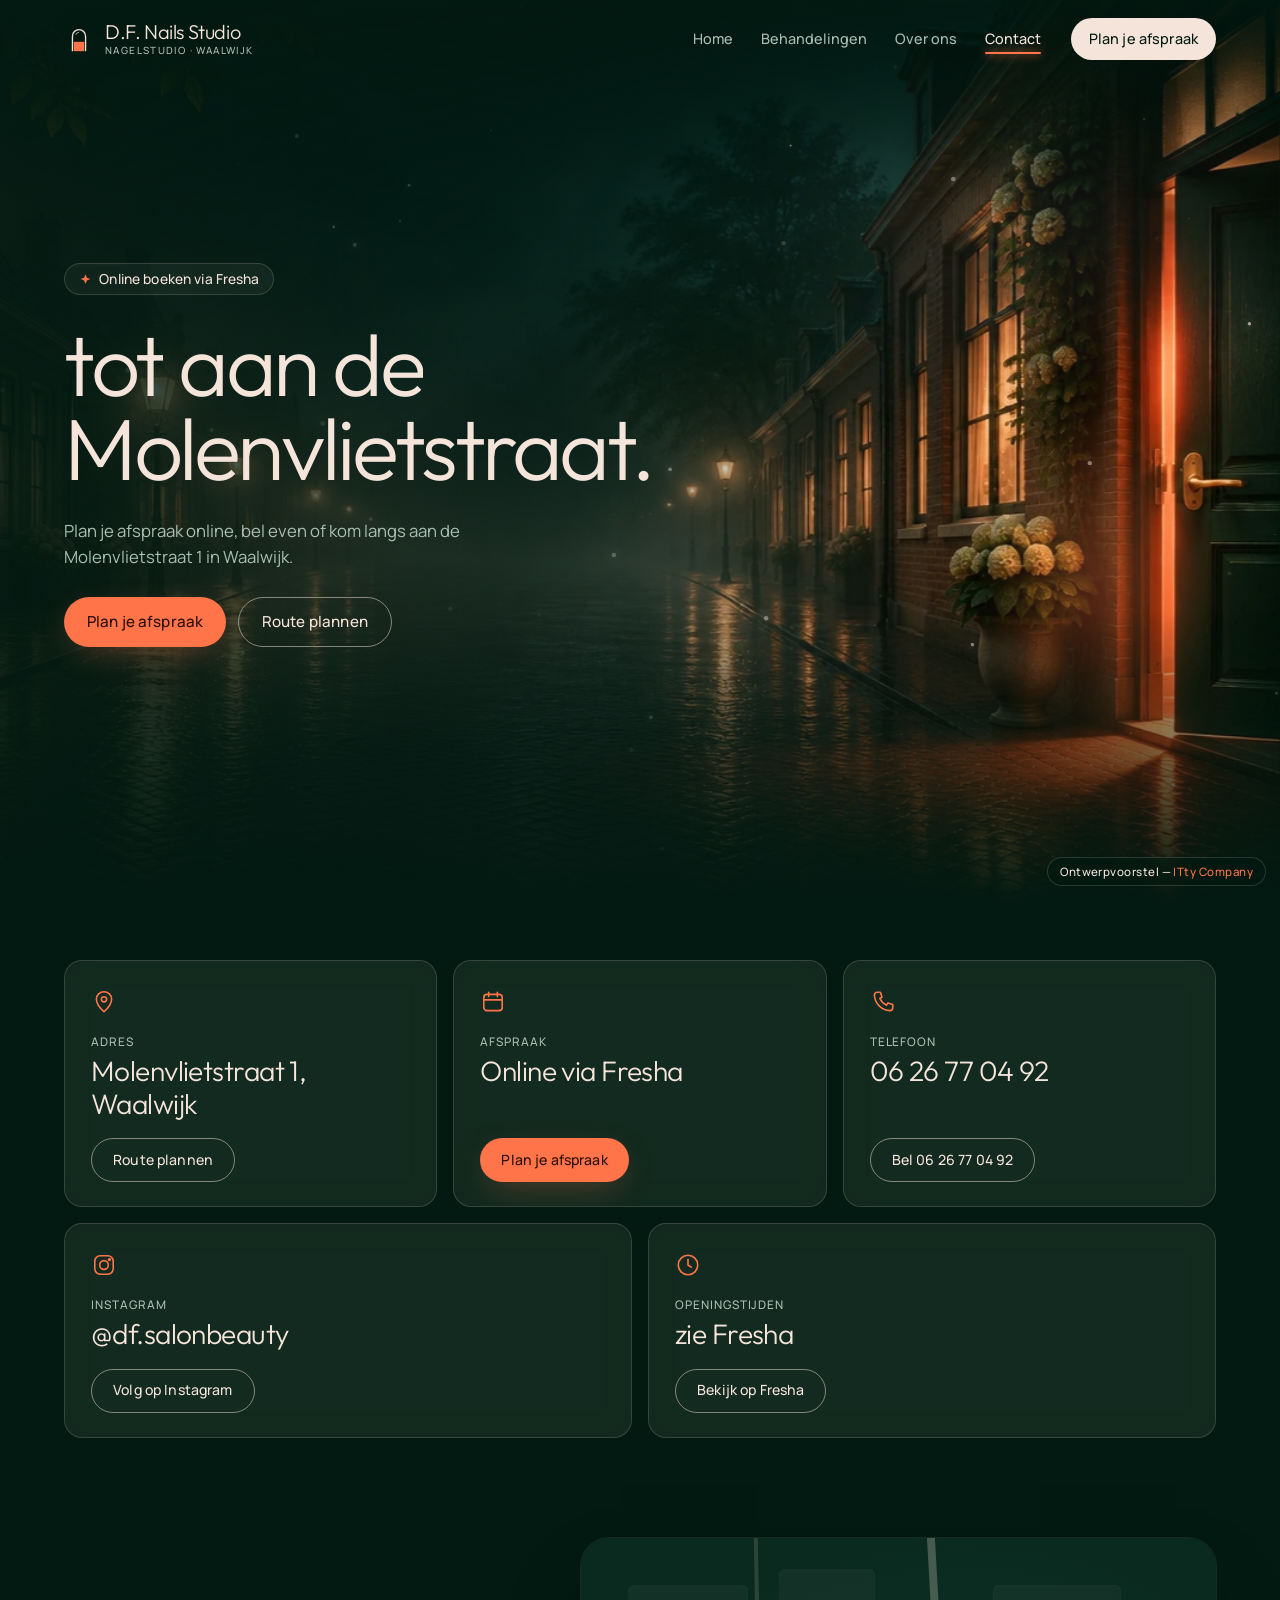
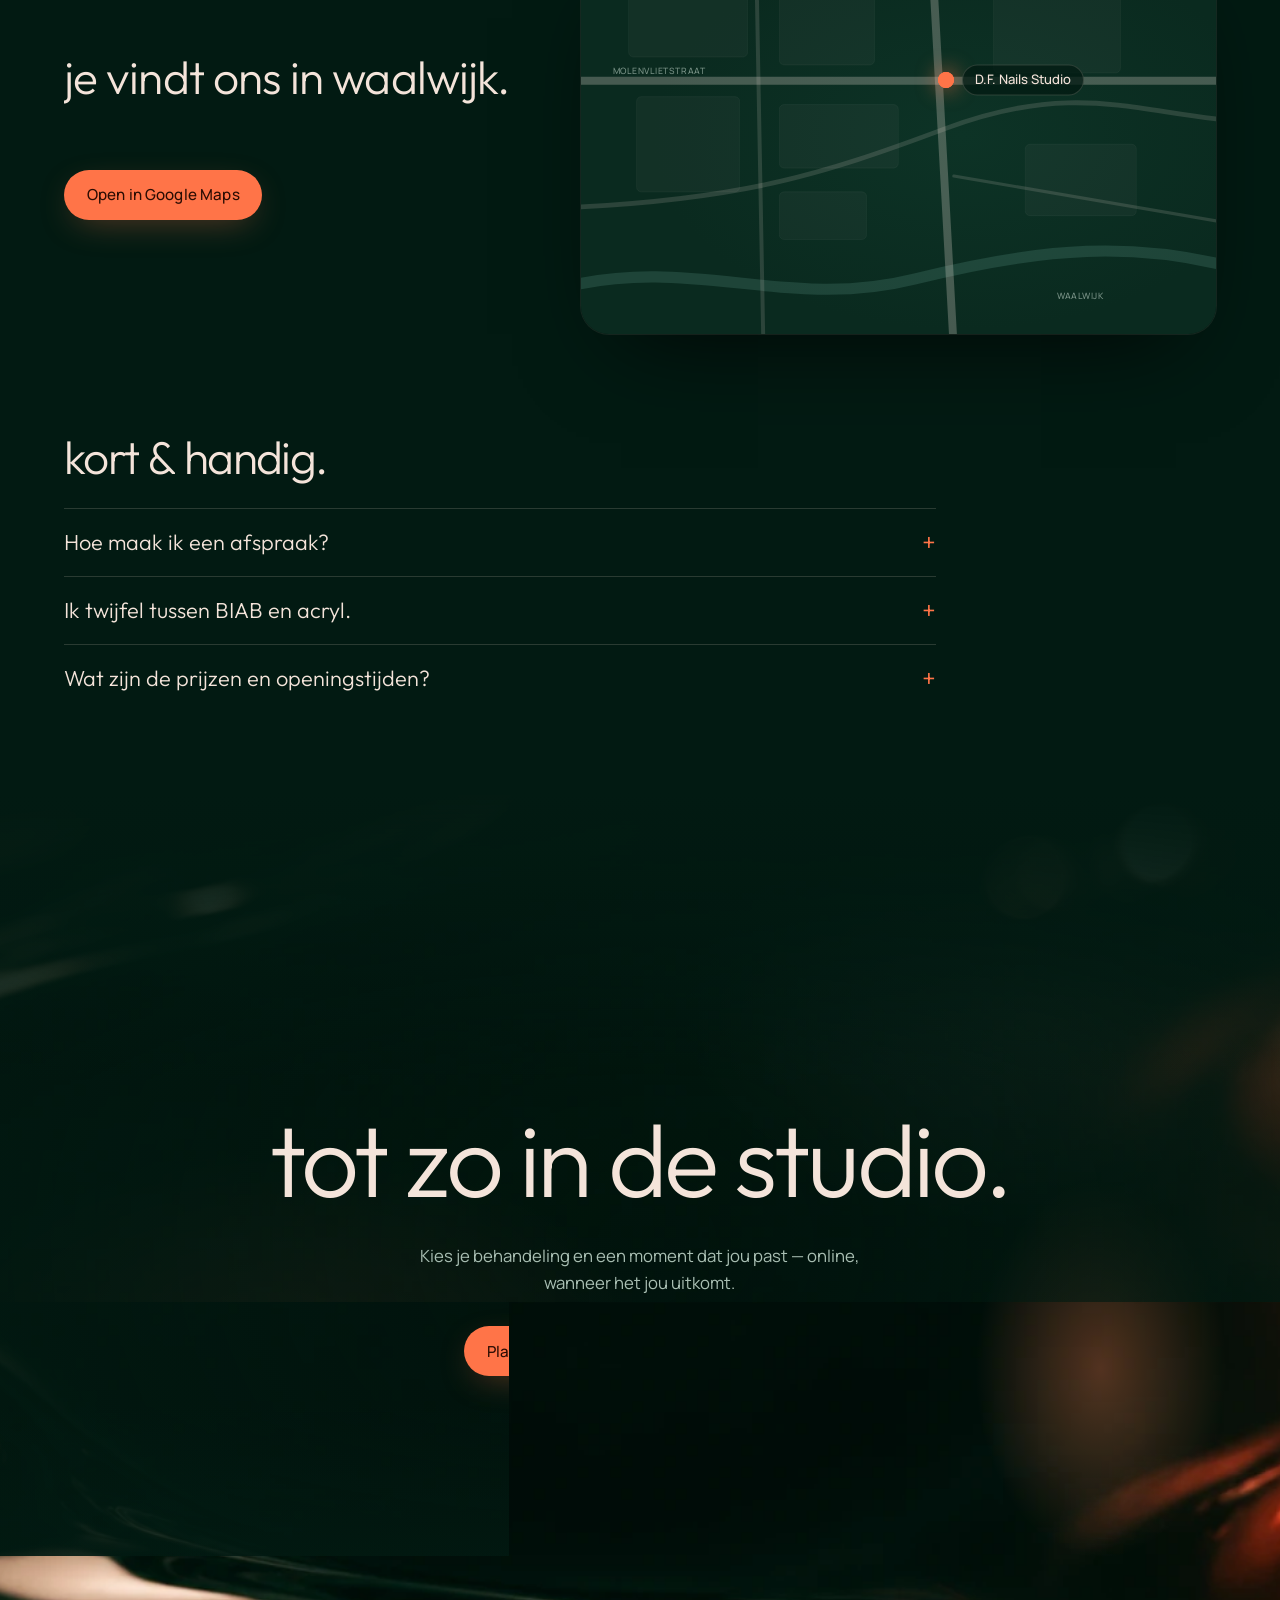
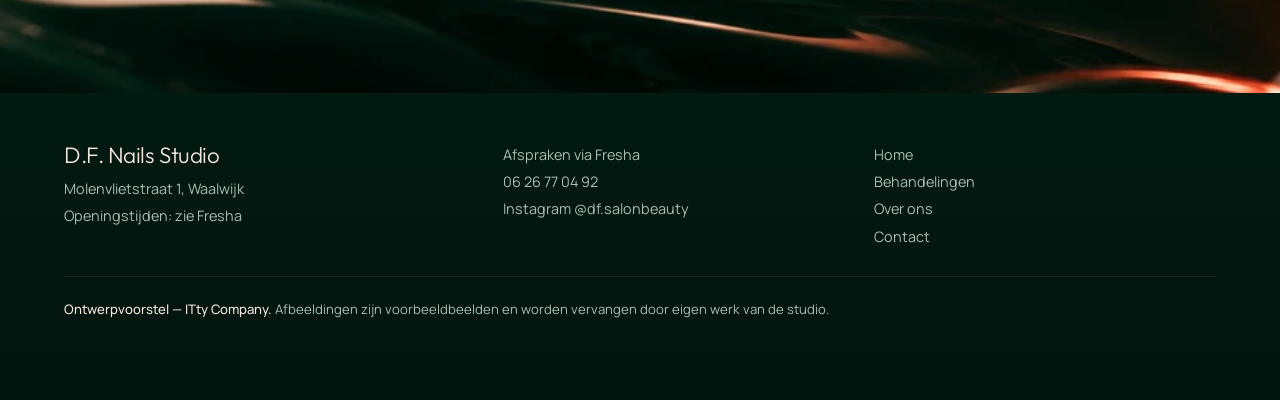
<file: contact.html>
<!doctype html>
<html lang="nl">
<head>
<meta charset="utf-8">
<meta name="viewport" content="width=device-width,initial-scale=1">
<title>Contact — D.F. Nails Studio Waalwijk</title>
<meta name="description" content="Molenvlietstraat 1, Waalwijk. Plan je afspraak via Fresha of bel 06 26 77 04 92.">
<meta name="theme-color" content="#021A12">
<link rel="icon" href="data:image/svg+xml,%3Csvg xmlns='http://www.w3.org/2000/svg' viewBox='0 0 32 32'%3E%3Cpath d='M9 29V13a7 7 0 0 1 14 0v16z' fill='%23021A12' stroke='%23F4E4DA' stroke-width='1.6'/%3E%3Cpath d='M10 29V18h12v11z' fill='%23FF7448'/%3E%3C/svg%3E">
<link rel="preconnect" href="https://fonts.googleapis.com"><link rel="preconnect" href="https://fonts.gstatic.com" crossorigin>
<link href="https://fonts.googleapis.com/css2?family=Manrope:wght@400;500&family=Outfit:wght@300&display=swap" rel="stylesheet">
<link rel="stylesheet" href="assets/style.css">
<link rel="preload" as="image" href="assets/img/bg-waalwijk.webp">
</head>
<body>
<div class="curtain show" id="curtain" aria-hidden="true"><div class="curtain__a"></div><div class="curtain__b"></div><div class="curtain__mark"><svg viewBox="0 0 46 70"><clipPath id="nailclip"><path d="M3 69V22a20 20 0 0 1 40 0v47z"/></clipPath><rect class="f" x="0" y="0" width="46" height="70" clip-path="url(#nailclip)"/><path class="o" d="M3 69V22a20 20 0 0 1 40 0v47z"/></svg><b>contact.</b></div></div>
<a class="skip" href="#main">Naar inhoud</a>
<header class="nav" id="nav">
  <a class="logo" href="index.html" aria-label="D.F. Nails Studio, home">
    <svg viewBox="0 0 32 32" aria-hidden="true"><path d="M9 29V13a7 7 0 0 1 14 0v16" fill="none" stroke="currentColor" stroke-width="1.4"/><path d="M10.4 29V19h11.2v10z" fill="var(--accent)"/><path d="M12.5 11.5a3.6 3.6 0 0 1 3.5-2.6" fill="none" stroke="currentColor" stroke-width="1" opacity=".7"/></svg>
    <span>D.F. Nails Studio<small>Nagelstudio · Waalwijk</small></span>
  </a>
  <nav class="nav__links" aria-label="Hoofdmenu"><a href="index.html">Home</a><a href="behandelingen.html">Behandelingen</a><a href="over-ons.html">Over ons</a><a href="contact.html" aria-current="page">Contact</a></nav>
  <a class="btn btn--white nav__cta" href="https://www.fresha.com/a/d-f-nails-studio-waalwijk-molenvlietstraat-1-hlhzji0v" target="_blank" rel="noopener">Plan je afspraak</a>
  <button class="nav__burger" aria-label="Menu openen" aria-expanded="false" aria-controls="mmenu"><span></span><span></span></button>
</header>
<div class="mmenu" id="mmenu" hidden><a href="index.html">Home</a><a href="behandelingen.html">Behandelingen</a><a href="over-ons.html">Over ons</a><a href="contact.html">Contact</a><a class="btn btn--accent" href="https://www.fresha.com/a/d-f-nails-studio-waalwijk-molenvlietstraat-1-hlhzji0v" target="_blank" rel="noopener">Plan je afspraak</a><a class="btn btn--ghost" href="tel:+31626770492">Bel 06 26 77 04 92</a><p class="mm-note">Ontwerpvoorstel — ITty Company</p></div>
<div class="badge">Ontwerpvoorstel — <b>ITty Company</b></div>
<main id="main">
<section class="phero photo photo--top">
  <img class="photo__img" src="assets/img/bg-waalwijk.webp" alt="Avondstraat in Waalwijk na regen, warm licht uit een open deur" width="1344" height="752" fetchpriority="high">
  <div class="glow-door" aria-hidden="true"></div><div class="haze" aria-hidden="true"></div><canvas class="fx" data-fx="dust" aria-hidden="true"></canvas><div class="phero__shade"></div>
  <div class="hero__in">
    <span class="chip"><svg viewBox="0 0 16 16" aria-hidden="true"><path d="M8 1.5l1.7 4.3 4.3 1.7-4.3 1.7L8 13.5 6.3 9.2 2 7.5l4.3-1.7z" fill="currentColor"/></svg>Online boeken via Fresha</span>
    <h1 class="split">tot aan de Molenvlietstraat.</h1>
    <p class="lead reveal">Plan je afspraak online, bel even of kom langs aan de Molenvlietstraat 1 in Waalwijk.</p>
    <div class="btns reveal"><a class="btn btn--accent" href="https://www.fresha.com/a/d-f-nails-studio-waalwijk-molenvlietstraat-1-hlhzji0v" target="_blank" rel="noopener">Plan je afspraak</a><a class="btn btn--ghost" href="https://www.google.com/maps/search/?api=1&amp;query=Molenvlietstraat+1+Waalwijk" target="_blank" rel="noopener">Route plannen</a></div>
  </div>
</section>

<section class="cgrid" aria-label="Gegevens">
  <article class="ccard glass gcard reveal"><svg viewBox="0 0 24 24" aria-hidden="true"><path d="M12 21s-7-6.2-7-11.5A7 7 0 0 1 19 9.5C19 14.8 12 21 12 21z"/><circle cx="12" cy="9.5" r="2.4"/></svg><small>Adres</small><b>Molenvlietstraat 1, Waalwijk</b><a class="btn btn--ghost" href="https://www.google.com/maps/search/?api=1&amp;query=Molenvlietstraat+1+Waalwijk" target="_blank" rel="noopener">Route plannen</a></article>
  <article class="ccard glass gcard reveal"><svg viewBox="0 0 24 24" aria-hidden="true"><rect x="3.5" y="5" width="17" height="15" rx="3"/><path d="M3.5 10h17M8 3v4M16 3v4"/></svg><small>Afspraak</small><b>Online via Fresha</b><a class="btn btn--accent" href="https://www.fresha.com/a/d-f-nails-studio-waalwijk-molenvlietstraat-1-hlhzji0v" target="_blank" rel="noopener">Plan je afspraak</a></article>
  <article class="ccard glass gcard reveal"><svg viewBox="0 0 24 24" aria-hidden="true"><path d="M6.6 3h3l1.5 4.5-2 1.3a12 12 0 0 0 6.1 6.1l1.3-2L21 14.4v3A2.6 2.6 0 0 1 18.4 20 15.4 15.4 0 0 1 4 5.6 2.6 2.6 0 0 1 6.6 3z"/></svg><small>Telefoon</small><b>06 26 77 04 92</b><a class="btn btn--ghost" href="tel:+31626770492">Bel 06 26 77 04 92</a></article>
  <article class="ccard glass gcard reveal"><svg viewBox="0 0 24 24" aria-hidden="true"><rect x="3.5" y="3.5" width="17" height="17" rx="5"/><circle cx="12" cy="12" r="4"/><circle cx="17" cy="7" r=".8"/></svg><small>Instagram</small><b>@df.salonbeauty</b><a class="btn btn--ghost" href="https://www.instagram.com/df.salonbeauty" target="_blank" rel="noopener">Volg op Instagram</a></article>
  <article class="ccard glass gcard reveal"><svg viewBox="0 0 24 24" aria-hidden="true"><circle cx="12" cy="12" r="9"/><path d="M12 7v5l3 2"/></svg><small>Openingstijden</small><b>zie Fresha</b><a class="btn btn--ghost" href="https://www.fresha.com/a/d-f-nails-studio-waalwijk-molenvlietstraat-1-hlhzji0v" target="_blank" rel="noopener">Bekijk op Fresha</a></article>
</section>

<section class="mapsec">
  <div>
    <h3 class="split" style="font-size:clamp(2rem,3.6vw,3.4rem);margin-bottom:.4em">je vindt ons in waalwijk.</h3>
    <p class="reveal">Molenvlietstraat 1, Waalwijk (Noord-Brabant).</p>
    <div class="btns reveal"><a class="btn btn--accent" href="https://www.google.com/maps/search/?api=1&amp;query=Molenvlietstraat+1+Waalwijk" target="_blank" rel="noopener">Open in Google Maps</a></div>
  </div>
  <div class="map reveal" role="img" aria-label="Schematische kaart met de studio aan de Molenvlietstraat in Waalwijk">
    <svg viewBox="0 0 800 500" preserveAspectRatio="xMidYMid slice" aria-hidden="true">
      <path class="water" d="M-20 440 C140 400 260 470 420 430 S700 380 840 420"/>
      <g class="blk"><rect x="60" y="60" width="150" height="90" rx="6"/><rect x="250" y="40" width="120" height="120" rx="6"/><rect x="520" y="60" width="160" height="110" rx="6"/><rect x="70" y="200" width="130" height="120" rx="6"/><rect x="250" y="210" width="150" height="80" rx="6"/><rect x="560" y="260" width="140" height="90" rx="6"/><rect x="250" y="320" width="110" height="60" rx="6"/></g>
      <path class="rd rd--m" stroke-width="10" d="M-20 180 L820 180"/>
      <path class="rd rd--m" stroke-width="10" d="M440 -20 L470 520"/>
      <path class="rd" stroke-width="6" d="M-20 340 C200 330 300 300 460 240 S700 220 820 230"/>
      <path class="rd" stroke-width="5" d="M220 -20 L230 520"/>
      <path class="rd" stroke-width="4" d="M470 300 L820 360"/>
      <text x="40" y="172">MOLENVLIETSTRAAT</text>
      <text x="600" y="455">WAALWIJK</text>
    </svg>
    <div class="pin"><i></i><span>D.F. Nails Studio</span></div>
  </div>
</section>

<section class="faq">
  <h2 class="split">kort &amp; handig.</h2>
  <details class="reveal"><summary>Hoe maak ik een afspraak?</summary><p>Via Fresha kies je zelf je behandeling en een vrij moment.</p></details>
  <details class="reveal"><summary>Ik twijfel tussen BIAB en acryl.</summary><p>Boek de behandeling die het dichtst in de buurt komt en bespreek het tijdens je afspraak, of bel even vooraf.</p></details>
  <details class="reveal"><summary>Wat zijn de prijzen en openingstijden?</summary><p>Die staan altijd actueel op Fresha.</p></details>
</section>
<section class="finale photo" aria-labelledby="fin-h">
  <img class="photo__img" data-par="0.16" src="assets/img/bg-lacquer.webp" alt="" width="1344" height="752" loading="lazy">
  <div class="glow-door" aria-hidden="true"></div><div class="haze" aria-hidden="true"></div><canvas class="fx" data-fx="sparks" aria-hidden="true"></canvas><div class="finale__shade"></div>
  <div class="finale__in">
    <h2 class="split" id="fin-h">tot zo in de studio.</h2>
    <p class="reveal">Kies je behandeling en een moment dat jou past — online, wanneer het jou uitkomt.</p>
    <div class="btns reveal"><a class="btn btn--accent" href="https://www.fresha.com/a/d-f-nails-studio-waalwijk-molenvlietstraat-1-hlhzji0v" target="_blank" rel="noopener">Plan je afspraak</a><a class="btn btn--ghost" href="tel:+31626770492">Bel 06 26 77 04 92</a></div>
  </div>
</section>
</main>
<footer class="foot">
  <div><b>D.F. Nails Studio</b><span>Molenvlietstraat 1, Waalwijk</span><span>Openingstijden: zie Fresha</span></div>
  <div><a href="https://www.fresha.com/a/d-f-nails-studio-waalwijk-molenvlietstraat-1-hlhzji0v" target="_blank" rel="noopener">Afspraken via Fresha</a><a href="tel:+31626770492">06 26 77 04 92</a><a href="https://www.instagram.com/df.salonbeauty" target="_blank" rel="noopener">Instagram @df.salonbeauty</a></div>
  <nav aria-label="Footer" style="display:flex;flex-direction:column;gap:4px"><a href="index.html">Home</a><a href="behandelingen.html">Behandelingen</a><a href="over-ons.html">Over ons</a><a href="contact.html">Contact</a></nav>
  <p class="foot__legal"><strong>Ontwerpvoorstel — ITty Company.</strong> Afbeeldingen zijn voorbeeldbeelden en worden vervangen door eigen werk van de studio.</p>
</footer>
<script src="assets/vendor/lenis.min.js"></script>
<script src="assets/site.js"></script>
</body>
</html>
</file>
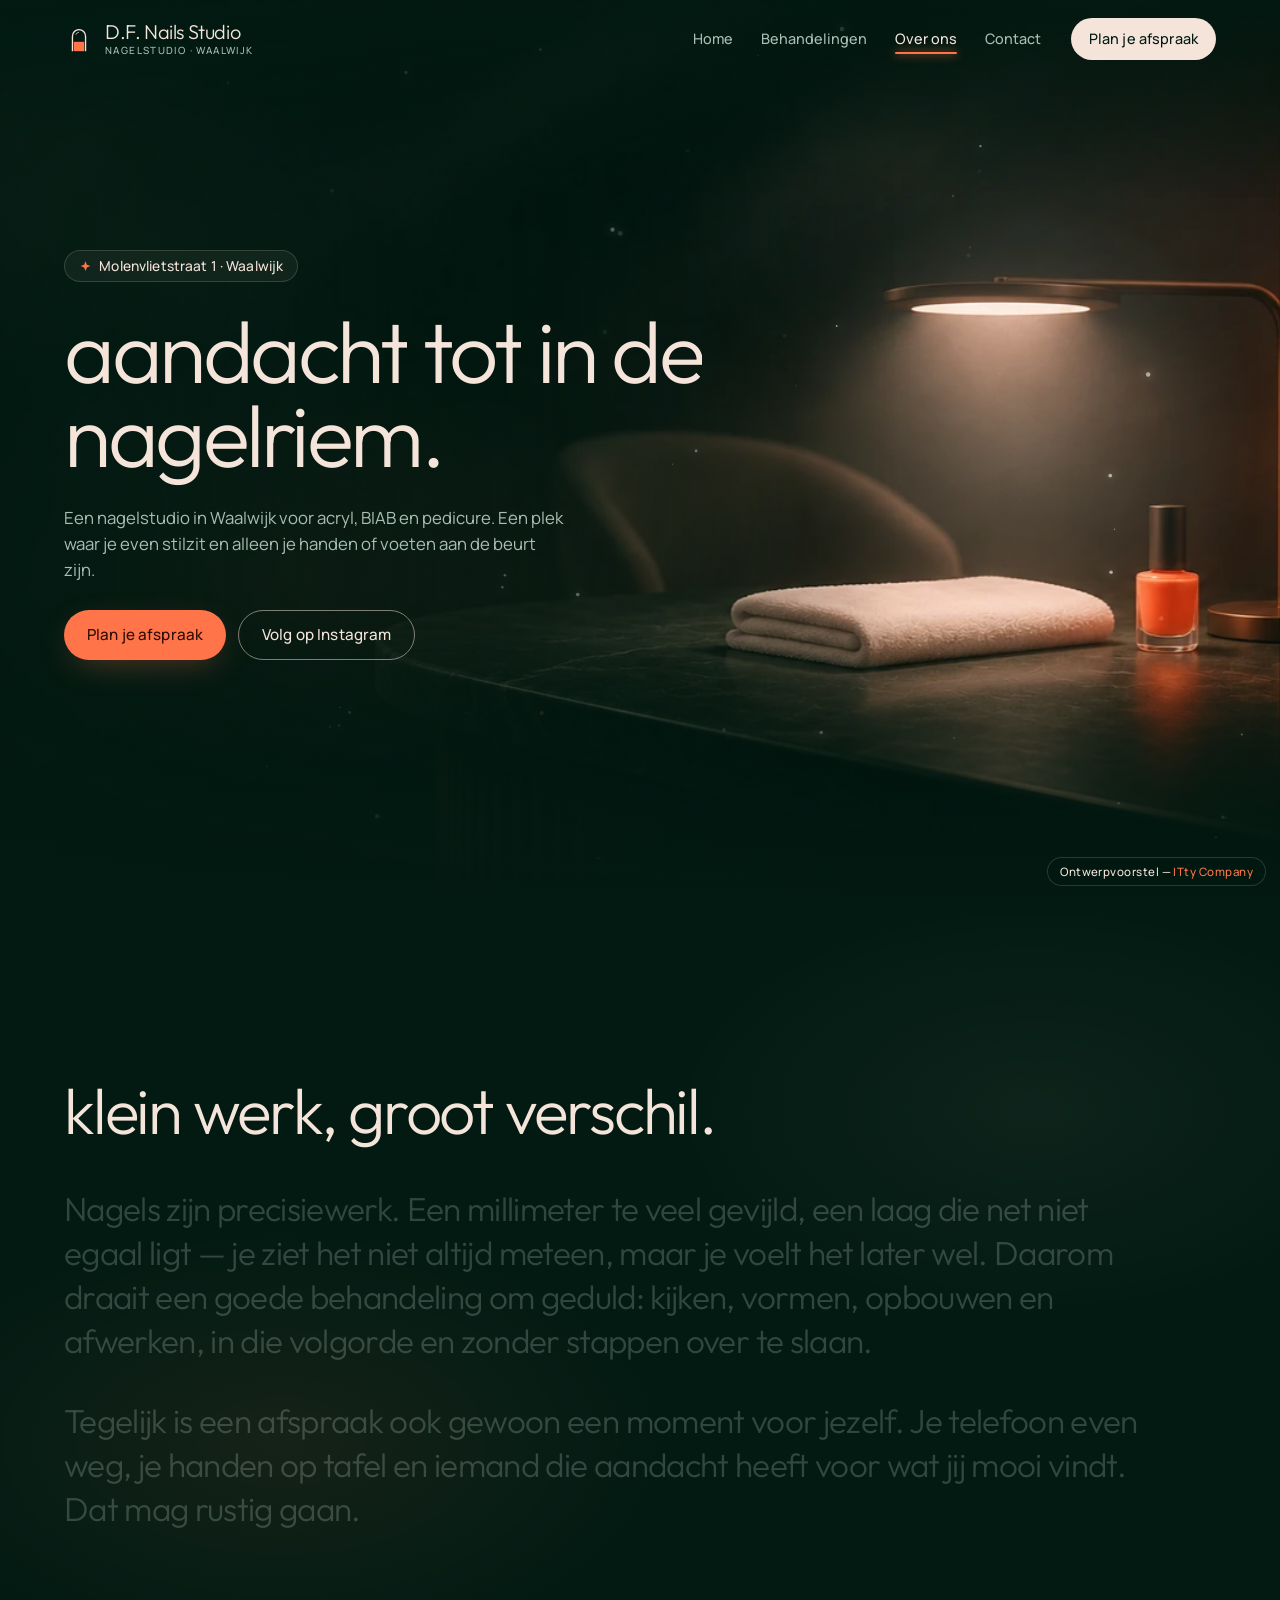
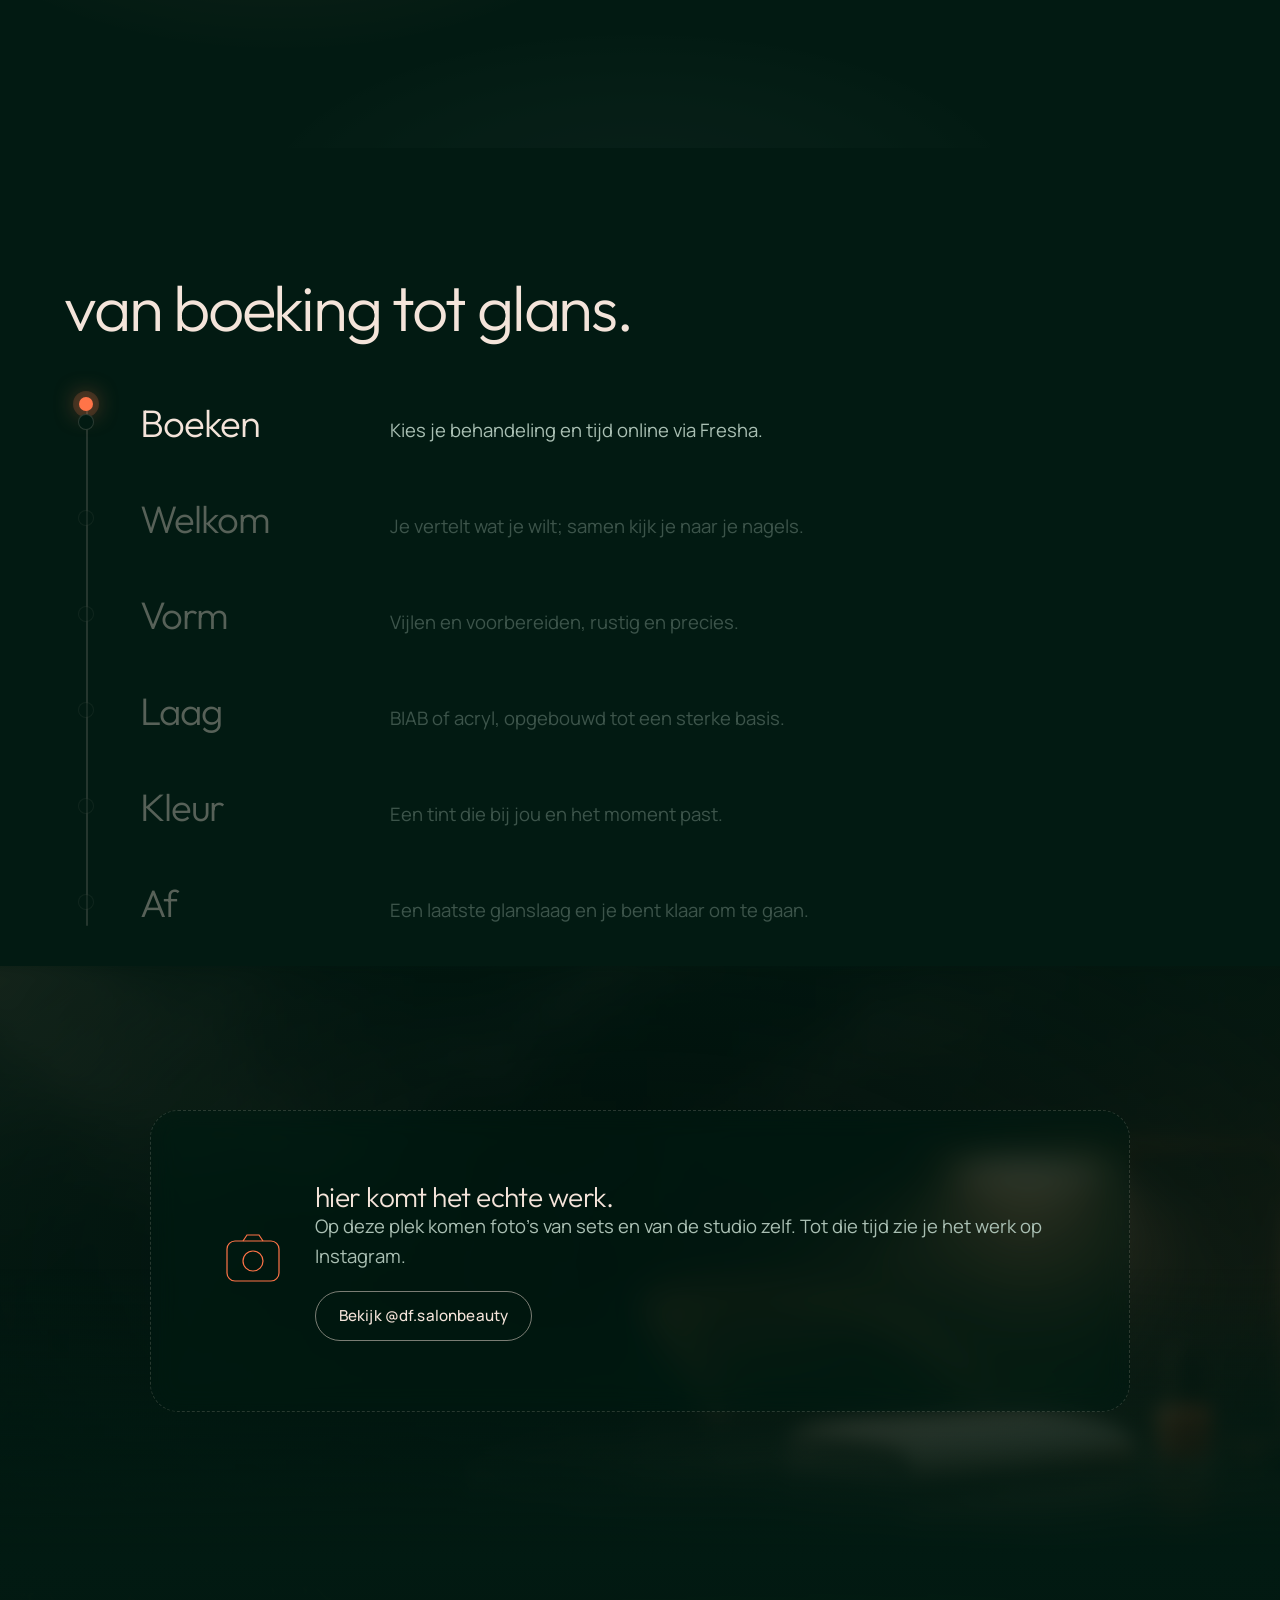
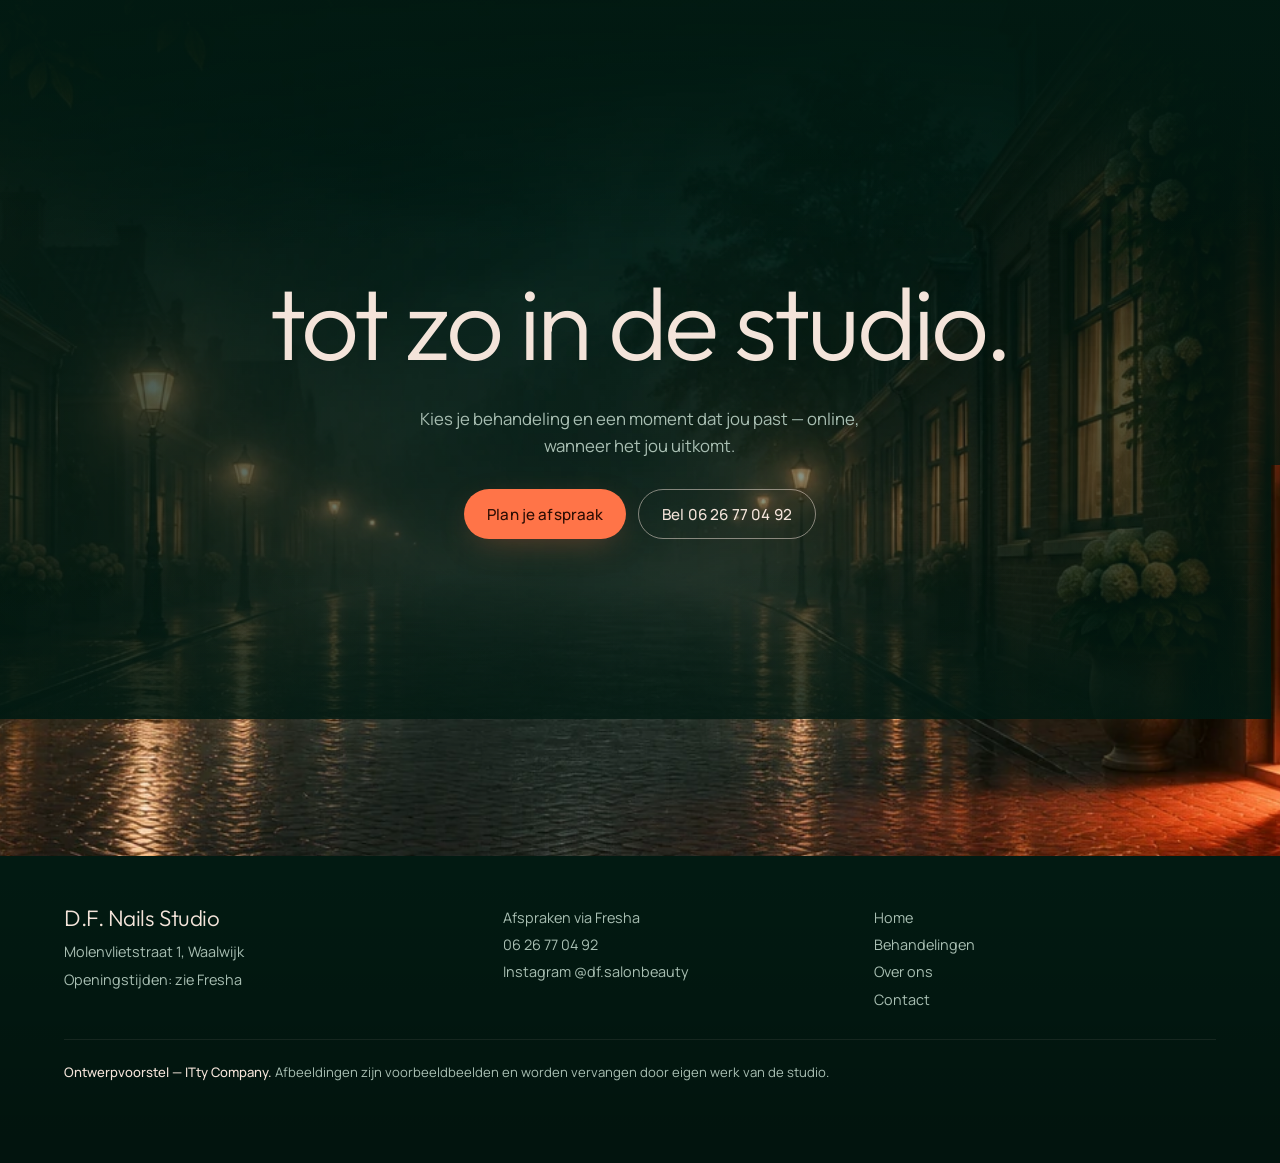
<file: over-ons.html>
<!doctype html>
<html lang="nl">
<head>
<meta charset="utf-8">
<meta name="viewport" content="width=device-width,initial-scale=1">
<title>Over ons — D.F. Nails Studio Waalwijk</title>
<meta name="description" content="Een nagelstudio in Waalwijk voor acryl, BIAB en pedicure. Rustig, precies en met aandacht.">
<meta name="theme-color" content="#021A12">
<link rel="icon" href="data:image/svg+xml,%3Csvg xmlns='http://www.w3.org/2000/svg' viewBox='0 0 32 32'%3E%3Cpath d='M9 29V13a7 7 0 0 1 14 0v16z' fill='%23021A12' stroke='%23F4E4DA' stroke-width='1.6'/%3E%3Cpath d='M10 29V18h12v11z' fill='%23FF7448'/%3E%3C/svg%3E">
<link rel="preconnect" href="https://fonts.googleapis.com"><link rel="preconnect" href="https://fonts.gstatic.com" crossorigin>
<link href="https://fonts.googleapis.com/css2?family=Manrope:wght@400;500&family=Outfit:wght@300&display=swap" rel="stylesheet">
<link rel="stylesheet" href="assets/style.css">
<link rel="preload" as="image" href="assets/img/h-over-ons.webp">
</head>
<body>
<div class="curtain show" id="curtain" aria-hidden="true"><div class="curtain__a"></div><div class="curtain__b"></div><div class="curtain__mark"><svg viewBox="0 0 46 70"><clipPath id="nailclip"><path d="M3 69V22a20 20 0 0 1 40 0v47z"/></clipPath><rect class="f" x="0" y="0" width="46" height="70" clip-path="url(#nailclip)"/><path class="o" d="M3 69V22a20 20 0 0 1 40 0v47z"/></svg><b>over ons.</b></div></div>
<a class="skip" href="#main">Naar inhoud</a>
<header class="nav" id="nav">
  <a class="logo" href="index.html" aria-label="D.F. Nails Studio, home">
    <svg viewBox="0 0 32 32" aria-hidden="true"><path d="M9 29V13a7 7 0 0 1 14 0v16" fill="none" stroke="currentColor" stroke-width="1.4"/><path d="M10.4 29V19h11.2v10z" fill="var(--accent)"/><path d="M12.5 11.5a3.6 3.6 0 0 1 3.5-2.6" fill="none" stroke="currentColor" stroke-width="1" opacity=".7"/></svg>
    <span>D.F. Nails Studio<small>Nagelstudio · Waalwijk</small></span>
  </a>
  <nav class="nav__links" aria-label="Hoofdmenu"><a href="index.html">Home</a><a href="behandelingen.html">Behandelingen</a><a href="over-ons.html" aria-current="page">Over ons</a><a href="contact.html">Contact</a></nav>
  <a class="btn btn--white nav__cta" href="https://www.fresha.com/a/d-f-nails-studio-waalwijk-molenvlietstraat-1-hlhzji0v" target="_blank" rel="noopener">Plan je afspraak</a>
  <button class="nav__burger" aria-label="Menu openen" aria-expanded="false" aria-controls="mmenu"><span></span><span></span></button>
</header>
<div class="mmenu" id="mmenu" hidden><a href="index.html">Home</a><a href="behandelingen.html">Behandelingen</a><a href="over-ons.html">Over ons</a><a href="contact.html">Contact</a><a class="btn btn--accent" href="https://www.fresha.com/a/d-f-nails-studio-waalwijk-molenvlietstraat-1-hlhzji0v" target="_blank" rel="noopener">Plan je afspraak</a><a class="btn btn--ghost" href="tel:+31626770492">Bel 06 26 77 04 92</a><p class="mm-note">Ontwerpvoorstel — ITty Company</p></div>
<div class="badge">Ontwerpvoorstel — <b>ITty Company</b></div>
<main id="main">
<section class="phero photo photo--top">
  <img class="photo__img" src="assets/img/h-over-ons.webp" alt="Lege manicuretafel onder een lamp in een donkere nagelstudio" width="1344" height="752" fetchpriority="high">
  <div class="lamp" aria-hidden="true"></div><div class="haze" aria-hidden="true"></div><canvas class="fx" data-fx="dust" aria-hidden="true"></canvas><div class="phero__shade"></div>
  <div class="hero__in">
    <span class="chip"><svg viewBox="0 0 16 16" aria-hidden="true"><path d="M8 1.5l1.7 4.3 4.3 1.7-4.3 1.7L8 13.5 6.3 9.2 2 7.5l4.3-1.7z" fill="currentColor"/></svg>Molenvlietstraat 1 · Waalwijk</span>
    <h1 class="split">aandacht tot in de nagelriem.</h1>
    <p class="lead reveal">Een nagelstudio in Waalwijk voor acryl, BIAB en pedicure. Een plek waar je even stilzit en alleen je handen of voeten aan de beurt zijn.</p>
    <div class="btns reveal"><a class="btn btn--accent" href="https://www.fresha.com/a/d-f-nails-studio-waalwijk-molenvlietstraat-1-hlhzji0v" target="_blank" rel="noopener">Plan je afspraak</a><a class="btn btn--ghost" href="https://www.instagram.com/df.salonbeauty" target="_blank" rel="noopener">Volg op Instagram</a></div>
  </div>
</section>

<section class="aandacht">
  <div class="haze" aria-hidden="true" style="opacity:.35"></div>
  <div class="aandacht__in">
    <h2 class="split">klein werk, groot verschil.</h2>
    <p class="ink">Nagels zijn precisiewerk. Een millimeter te veel gevijld, een laag die net niet egaal ligt — je ziet het niet altijd meteen, maar je voelt het later wel. Daarom draait een goede behandeling om geduld: kijken, vormen, opbouwen en afwerken, in die volgorde en zonder stappen over te slaan.</p>
    <p class="ink">Tegelijk is een afspraak ook gewoon een moment voor jezelf. Je telefoon even weg, je handen op tafel en iemand die aandacht heeft voor wat jij mooi vindt. Dat mag rustig gaan.</p>
  </div>
</section>

<section class="process">
  <h2 class="split">van boeking tot glans.</h2>
  <div class="pline">
    <svg class="path" aria-hidden="true" preserveAspectRatio="none"><line x1="2" y1="0" x2="2" y2="100%"/><line class="draw" x1="2" y1="0" x2="2" y2="0%"/></svg>
    <span class="pdot" aria-hidden="true"></span>
    <ol>
      <li><b>Boeken</b><span>Kies je behandeling en tijd online via Fresha.</span></li>
      <li><b>Welkom</b><span>Je vertelt wat je wilt; samen kijk je naar je nagels.</span></li>
      <li><b>Vorm</b><span>Vijlen en voorbereiden, rustig en precies.</span></li>
      <li><b>Laag</b><span>BIAB of acryl, opgebouwd tot een sterke basis.</span></li>
      <li><b>Kleur</b><span>Een tint die bij jou en het moment past.</span></li>
      <li><b>Af</b><span>Een laatste glanslaag en je bent klaar om te gaan.</span></li>
    </ol>
  </div>
</section>

<section class="placeholder photo">
  <img class="photo__img" data-par="0.12" src="assets/img/h-over-ons.webp" alt="" width="1344" height="752" loading="lazy">
  <div class="placeholder__shade"></div><canvas class="fx" data-fx="dust" aria-hidden="true"></canvas>
  <div class="placeholder__in glass reveal">
    <svg viewBox="0 0 64 64" aria-hidden="true"><rect x="6" y="12" width="52" height="40" rx="8"/><circle cx="32" cy="32" r="10"/><path d="M22 12l4-6h12l4 6"/></svg>
    <div><h3>hier komt het echte werk.</h3><p>Op deze plek komen foto's van sets en van de studio zelf. Tot die tijd zie je het werk op Instagram.</p>
    <a class="btn btn--ghost" href="https://www.instagram.com/df.salonbeauty" target="_blank" rel="noopener">Bekijk @df.salonbeauty</a></div>
  </div>
</section>
<section class="finale photo" aria-labelledby="fin-h">
  <img class="photo__img" data-par="0.16" src="assets/img/bg-waalwijk.webp" alt="" width="1344" height="752" loading="lazy">
  <div class="glow-door" aria-hidden="true"></div><div class="haze" aria-hidden="true"></div><canvas class="fx" data-fx="sparks" aria-hidden="true"></canvas><div class="finale__shade"></div>
  <div class="finale__in">
    <h2 class="split" id="fin-h">tot zo in de studio.</h2>
    <p class="reveal">Kies je behandeling en een moment dat jou past — online, wanneer het jou uitkomt.</p>
    <div class="btns reveal"><a class="btn btn--accent" href="https://www.fresha.com/a/d-f-nails-studio-waalwijk-molenvlietstraat-1-hlhzji0v" target="_blank" rel="noopener">Plan je afspraak</a><a class="btn btn--ghost" href="tel:+31626770492">Bel 06 26 77 04 92</a></div>
  </div>
</section>
</main>
<footer class="foot">
  <div><b>D.F. Nails Studio</b><span>Molenvlietstraat 1, Waalwijk</span><span>Openingstijden: zie Fresha</span></div>
  <div><a href="https://www.fresha.com/a/d-f-nails-studio-waalwijk-molenvlietstraat-1-hlhzji0v" target="_blank" rel="noopener">Afspraken via Fresha</a><a href="tel:+31626770492">06 26 77 04 92</a><a href="https://www.instagram.com/df.salonbeauty" target="_blank" rel="noopener">Instagram @df.salonbeauty</a></div>
  <nav aria-label="Footer" style="display:flex;flex-direction:column;gap:4px"><a href="index.html">Home</a><a href="behandelingen.html">Behandelingen</a><a href="over-ons.html">Over ons</a><a href="contact.html">Contact</a></nav>
  <p class="foot__legal"><strong>Ontwerpvoorstel — ITty Company.</strong> Afbeeldingen zijn voorbeeldbeelden en worden vervangen door eigen werk van de studio.</p>
</footer>
<script src="assets/vendor/lenis.min.js"></script>
<script src="assets/site.js"></script>
</body>
</html>
</file>
<file: assets/style.css>
/* D.F. Nails Studio — ontwerpvoorstel ITty Company (cinematic · Jade Lacquer & Papaya) */
:root{
  --base:#021A12; --base2:#0A2A1F; --light:#F4E4DA; --muted:#A9BFB3;
  --accent:#FF7448; --accent-ink:#2A0C03; --accent-glow:rgba(255,116,72,.38);
  --glass:rgba(244,228,218,.07); --glass-b:rgba(244,228,218,.16);
  --b0:rgba(2,26,18,0); --b6:rgba(2,26,18,.6); --b9:rgba(2,26,18,.92);
  --f-display:'Outfit',system-ui,sans-serif; --f-body:'Manrope',system-ui,sans-serif;
  --gut:clamp(16px,5vw,80px); --r:18px;
}
*,*::before,*::after{box-sizing:border-box}
html{-webkit-text-size-adjust:100%}
html.lenis,html.lenis body{height:auto}
.lenis.lenis-smooth{scroll-behavior:auto!important}
body{margin:0;background:var(--base);color:var(--light);font:400 clamp(16.5px,1.05vw + 12px,18.5px)/1.62 var(--f-body);-webkit-font-smoothing:antialiased;overflow-x:hidden}
img{display:block;max-width:100%}
a{color:inherit}
button{font:inherit;color:inherit}
h1,h2,h3{font-family:var(--f-display);font-weight:300;margin:0}
h1{font-size:clamp(3rem,7.6vw,7.8rem);line-height:.96;letter-spacing:-.04em}
h2{font-size:clamp(2.3rem,5vw,5.2rem);line-height:1;letter-spacing:-.035em}
h3{font-size:clamp(1.45rem,2.2vw,2.1rem);line-height:1.12;letter-spacing:-.02em}
p{margin:0 0 1em}
.lead{font-size:clamp(1.05rem,1.25vw,1.3rem);line-height:1.55;color:var(--muted)}
:focus-visible{outline:2px solid var(--accent);outline-offset:3px;border-radius:8px}
.skip{position:fixed;top:-60px;left:12px;z-index:300;background:var(--light);color:var(--base);padding:10px 14px;border-radius:999px;text-decoration:none}
.skip:focus{top:12px}

/* ---------- UI atoms ---------- */
.glass{background:var(--glass);border:1px solid var(--glass-b);-webkit-backdrop-filter:blur(14px) saturate(140%);backdrop-filter:blur(14px) saturate(140%)}
.chip{display:inline-flex;align-items:center;gap:.55em;font:500 .86rem/1 var(--f-body);padding:.6em 1em;border-radius:999px;border:1px solid var(--glass-b);background:rgba(244,228,218,.05);letter-spacing:.01em}
.chip svg{width:13px;height:13px;color:var(--accent)}
.btns{display:flex;flex-wrap:wrap;gap:12px}
.btn{position:relative;overflow:hidden;display:inline-flex;align-items:center;justify-content:center;gap:.5em;min-height:50px;padding:.8em 1.5em;border-radius:999px;font:500 .95rem/1 var(--f-body);letter-spacing:.01em;text-decoration:none;transition:transform .25s,background .25s,box-shadow .25s,border-color .25s;white-space:nowrap;cursor:pointer;border:0}
.btn:hover{transform:translateY(-2px)}
.btn--accent{background:var(--accent);color:var(--accent-ink);box-shadow:0 10px 34px -10px var(--accent-glow)}
.btn--accent:hover{box-shadow:0 16px 40px -8px rgba(255,116,72,.6)}
.btn--ghost{border:1px solid rgba(244,228,218,.5);color:var(--light);background:transparent}
.btn--ghost:hover{background:rgba(244,228,218,.08);border-color:var(--light)}
.btn--white{background:var(--light);color:var(--base);min-height:42px;padding:.6em 1.25em;font-size:.9rem}
.btn--accent::after,.btn--white::after{content:"";position:absolute;inset:0;background:linear-gradient(110deg,transparent 35%,rgba(255,255,255,.5) 50%,transparent 65%);transform:translateX(-120%);animation:btnsh 4.8s ease-in-out infinite}
.btn--white::after{animation-delay:-2s}
@keyframes btnsh{0%,70%{transform:translateX(-120%)}100%{transform:translateX(120%)}}
.cap{position:absolute;right:14px;bottom:12px;z-index:7;font:500 12px/1 var(--f-body);color:var(--muted);letter-spacing:.02em;padding:6px 9px;border-radius:999px;background:rgba(2,26,18,.55);pointer-events:none}
.badge{position:fixed;right:14px;bottom:14px;z-index:60;font:500 11.5px/1 var(--f-body);letter-spacing:.04em;color:var(--light);padding:8px 12px;border-radius:999px;background:rgba(2,26,18,.6);border:1px solid var(--glass-b);-webkit-backdrop-filter:blur(10px);backdrop-filter:blur(10px);pointer-events:none}
.badge b{color:var(--accent);font-weight:500}

/* ---------- nav ---------- */
.nav{position:fixed;inset:0 0 auto;z-index:50;display:flex;align-items:center;gap:30px;padding:18px var(--gut);transition:background .35s,padding .35s}
.nav.solid{background:rgba(2,26,18,.72);-webkit-backdrop-filter:blur(14px);backdrop-filter:blur(14px);padding-block:11px}
.logo{display:flex;align-items:center;gap:11px;text-decoration:none;margin-right:auto}
.logo svg{width:30px;height:30px;flex:none}
.logo span{font:300 1.25rem/1 var(--f-display);letter-spacing:-.02em;display:flex;flex-direction:column;gap:4px}
.logo small{font:500 .62rem/1 var(--f-body);letter-spacing:.14em;color:var(--muted);text-transform:uppercase}
.nav__links{display:flex;gap:28px}
.nav__links a{text-decoration:none;font:500 .9rem/1 var(--f-body);color:var(--muted);transition:color .2s;position:relative}
.nav__links a:hover,.nav__links a[aria-current=page]{color:var(--light)}
.nav__links a[aria-current=page]::after{content:"";position:absolute;left:0;right:0;bottom:-8px;height:2px;border-radius:2px;background:var(--accent);box-shadow:0 0 10px var(--accent)}
.nav__burger{display:none;width:44px;height:44px;border-radius:50%;border:1px solid var(--glass-b);background:var(--glass);flex-direction:column;justify-content:center;align-items:center;gap:6px;cursor:pointer;padding:0}
.nav__burger span{width:18px;height:1.5px;background:var(--light);transition:transform .3s}
.nav__burger[aria-expanded=true] span:first-child{transform:translateY(3.75px) rotate(45deg)}
.nav__burger[aria-expanded=true] span:last-child{transform:translateY(-3.75px) rotate(-45deg)}
.mmenu{position:fixed;inset:0;z-index:45;background:rgba(2,26,18,.97);display:flex;flex-direction:column;justify-content:center;gap:8px;padding:90px var(--gut) 40px}
.mmenu[hidden]{display:none}
.mmenu a:not(.btn){font:300 2.6rem/1.15 var(--f-display);letter-spacing:-.03em;text-decoration:none}
.mmenu .btn{margin-top:18px;align-self:flex-start}
.mmenu .btn+.btn{margin-top:4px}

/* ---------- motion helpers ---------- */
.reveal{opacity:0;transform:translateY(28px);transition:opacity .9s,transform 1.1s cubic-bezier(.2,.8,.2,1)}
.reveal.in{opacity:1;transform:none}
.split .w{display:inline-block;overflow:hidden;vertical-align:bottom;padding-bottom:.2em;margin-bottom:-.2em}
.split .w>span{display:inline-block;transform:translateY(108%);transition:transform 1s cubic-bezier(.2,.8,.2,1);transition-delay:calc(var(--i)*70ms)}
.split.in .w>span{transform:none}
.fx{position:absolute;inset:0;width:100%;height:100%;pointer-events:none;mix-blend-mode:screen}
.haze{position:absolute;inset:-20%;pointer-events:none;mix-blend-mode:screen;opacity:.6;
  background:radial-gradient(30% 25% at 30% 60%,rgba(255,116,72,.22),transparent 70%),radial-gradient(28% 24% at 72% 32%,rgba(244,228,218,.13),transparent 70%),radial-gradient(30% 20% at 50% 90%,rgba(169,191,179,.12),transparent 70%);
  animation:haze 18s ease-in-out infinite alternate}
@keyframes haze{0%{transform:translate3d(-5%,2%,0) scale(1)}50%{transform:translate3d(5%,-3%,0) scale(1.12)}100%{transform:translate3d(-2%,-4%,0) scale(1.05)}}
@keyframes kb{from{transform:scale(1.08)}to{transform:scale(1)}}
@keyframes breathe{from{transform:scale(1)}to{transform:scale(1.07) translate(-1%,.6%)}}
@keyframes float{50%{transform:translateY(-5px)}}
@keyframes flick{0%,100%{opacity:.6}22%{opacity:.95}24%{opacity:.65}26%{opacity:1}60%{opacity:.75}}

/* ---------- stats & tabs ---------- */
.stats{list-style:none;display:flex;flex-wrap:wrap;gap:12px;margin:30px 0 0;padding:0}
.stats li{display:grid;grid-template-columns:auto 1fr;column-gap:11px;align-items:center;padding:12px 16px;border-radius:14px;animation:float 6s ease-in-out infinite;position:relative;overflow:hidden}
.stats li:nth-child(2){animation-delay:-2s}.stats li:nth-child(3){animation-delay:-4s}.stats li:nth-child(4){animation-delay:-3s}
.stats svg{grid-row:span 2;width:22px;height:22px;fill:none;stroke:var(--accent);stroke-width:1.6;stroke-linecap:round;stroke-linejoin:round}
.stats b{font-weight:500;font-size:1rem;line-height:1.15}
.stats span{font-size:.78rem;color:var(--muted);line-height:1.25}
.stats a{text-decoration:none}
.tabs{position:absolute;left:50%;bottom:26px;transform:translateX(-50%);z-index:4;display:grid;grid-template-columns:repeat(4,1fr);width:min(720px,calc(100% - 2*var(--gut)));border-radius:16px;overflow:hidden}
.tabs a{text-align:center;padding:15px 6px;font:500 .9rem/1 var(--f-body);color:var(--muted);text-decoration:none;transition:color .25s,background .25s}
.tabs a:hover{color:var(--light);background:rgba(244,228,218,.06)}
.tabs i{position:absolute;left:0;bottom:0;height:2px;width:25%;background:var(--accent);box-shadow:0 0 14px var(--accent);transition:transform .7s cubic-bezier(.2,.8,.2,1)}

/* ---------- glow cards (cursor) ---------- */
.gcard{position:relative;overflow:hidden;border-radius:var(--r);transition:transform .4s,border-color .4s}
.gcard::before{content:"";position:absolute;inset:0;pointer-events:none;opacity:0;transition:opacity .4s;background:radial-gradient(260px circle at var(--mx,50%) var(--my,50%),rgba(255,116,72,.2),transparent 60%)}
.gcard:hover{transform:translateY(-5px);border-color:rgba(255,116,72,.45)}
.gcard:hover::before{opacity:1}

/* =========================================================
   HOME STORY
   ========================================================= */
.story{position:relative}
.stage{position:sticky;top:0;height:100vh;height:100svh;overflow:hidden;z-index:0}
.bgs,.frames,.bgs>img,.frames>.kf{position:absolute;inset:0;width:100%;height:100%}
.bgs{transform:scale(var(--kb,1)) translate3d(var(--bx,0),var(--by,0),0);will-change:transform}
.bgs>img{object-fit:cover;object-position:60% 50%;filter:brightness(.78) saturate(1.05)}
.bigword{position:absolute;left:0;right:0;top:50%;transform:translateY(-55%);text-align:center;font:300 clamp(6rem,22vw,26rem)/.8 var(--f-display);letter-spacing:-.06em;color:var(--light);pointer-events:none;white-space:nowrap}
.bigword span{position:absolute;left:0;right:0;opacity:0;transition:opacity 1s,transform 1.4s cubic-bezier(.2,.8,.2,1);transform:translateY(6%)}
.bigword span.on{opacity:.06;transform:none}
.frames{mix-blend-mode:lighten;isolation:isolate;transform-origin:var(--ox,62%) var(--oy,50%);transform:translate3d(var(--fx,0),var(--fy,0),0) scale(var(--fz,1)) rotate(var(--fr,0deg));will-change:transform}
.kf{overflow:hidden;visibility:hidden}
.kf:first-child{visibility:visible}
.kf>img{position:absolute;inset:0;width:100%;height:100%;object-fit:cover;object-position:64% 50%;animation:breathe 12s ease-in-out infinite alternate}
.kf .sheen{position:absolute;inset:0;pointer-events:none;mix-blend-mode:screen;background:linear-gradient(112deg,transparent 42%,rgba(255,255,255,.22) 49%,rgba(255,220,200,.08) 52%,transparent 58%);background-size:250% 100%;animation:sheen 6.5s ease-in-out infinite}
@keyframes sheen{0%,50%{background-position:120% 0}85%,100%{background-position:-60% 0}}
.tint{position:absolute;inset:0;pointer-events:none;mix-blend-mode:color;opacity:0;transition:opacity .7s}
.tint.on{opacity:1}
.tint i{position:absolute;border-radius:50%;filter:blur(3px);background:var(--c,#FF7448);transform:translate(-50%,-50%) rotate(var(--r,0deg))}
.vorm-o{position:absolute;inset:0;width:100%;height:100%;pointer-events:none;opacity:0;transition:opacity .6s}
.vorm-o.on{opacity:1}
.vorm-o path{fill:none;stroke:var(--accent);stroke-width:2;filter:drop-shadow(0 0 6px var(--accent));stroke-dasharray:300;stroke-dashoffset:300;transition:stroke-dashoffset 1.1s cubic-bezier(.2,.8,.2,1)}
.vorm-o.on path{stroke-dashoffset:0}
.flash{position:absolute;inset:0;pointer-events:none;background:radial-gradient(40% 50% at var(--ox,62%) var(--oy,50%),rgba(255,240,230,.95),rgba(255,180,150,.35) 40%,transparent 75%);opacity:var(--flash,0);mix-blend-mode:screen}
.caustic{position:absolute;inset:0;pointer-events:none;opacity:var(--water,0);mix-blend-mode:screen;
  background:repeating-radial-gradient(circle at 62% 60%,rgba(255,116,72,.0) 0 22px,rgba(255,116,72,.07) 24px,rgba(255,116,72,0) 30px);animation:ripple 7s linear infinite}
@keyframes ripple{from{background-size:100% 100%}to{background-size:130% 130%}}
.stage .haze{z-index:2}
.stage .fx{z-index:3}
.sshade{position:absolute;inset:0;z-index:4;pointer-events:none;
  background:linear-gradient(90deg,rgba(2,26,18,.9) 0%,rgba(2,26,18,.55) 34%,rgba(2,26,18,0) 58%),linear-gradient(0deg,rgba(2,26,18,.75),rgba(2,26,18,0) 30%),linear-gradient(180deg,rgba(2,26,18,.6),rgba(2,26,18,0) 18%)}
.sfade{position:absolute;inset:0;z-index:8;background:var(--base);opacity:var(--fo,0);pointer-events:none}
.counter{position:absolute;left:var(--gut);bottom:26px;z-index:6;font:500 13px/1 var(--f-body);color:var(--muted);letter-spacing:.02em;opacity:var(--ui,0);transition:opacity .4s}
.counter b{color:var(--light);font-weight:500}
.sdots{position:absolute;right:calc(var(--gut) - 4px);top:50%;transform:translateY(-50%);z-index:6;display:flex;flex-direction:column;gap:12px;opacity:var(--ui,0)}
.sdots i{display:block;width:8px;height:8px;border-radius:50%;background:rgba(244,228,218,.28);transition:background .3s,transform .3s,box-shadow .3s}
.sdots i.on{background:var(--accent);transform:scale(1.4);box-shadow:0 0 12px var(--accent)}
.stage .cap{right:calc(var(--gut) + 24px);bottom:56px}

.track{position:relative;z-index:5;margin-top:-100vh;margin-top:-100svh}
.chap{position:relative;min-height:150vh;display:flex;align-items:center;padding:20vh var(--gut)}
.chap--hero{min-height:100vh;min-height:100svh;padding:0;align-items:stretch}
.hero__in{position:relative;padding:130px var(--gut) 150px;max-width:900px;display:flex;flex-direction:column;justify-content:center}
.hero__in h1{margin:.32em 0 .32em;max-width:9.5em}
.hero__in .lead{max-width:34em;margin-bottom:1.6em}
.chap--hero .hero__fade{opacity:var(--ho,1);transform:translateY(calc((1 - var(--ho,1)) * -40px))}
.scrollhint{position:absolute;right:var(--gut);bottom:100px;font:500 .78rem/1 var(--f-body);letter-spacing:.08em;text-transform:uppercase;color:var(--muted);display:flex;align-items:center;gap:10px}
.scrollhint i{width:1px;height:44px;background:linear-gradient(var(--accent),transparent);animation:drip 2.2s ease-in-out infinite;transform-origin:top}
@keyframes drip{0%{transform:scaleY(0)}60%{transform:scaleY(1)}100%{transform:scaleY(1);opacity:0}}
.panel{width:min(480px,40vw);padding:34px 34px 30px;border-radius:24px;background:rgba(2,26,18,.42);border:1px solid rgba(244,228,218,.1);-webkit-backdrop-filter:blur(10px);backdrop-filter:blur(10px)}
.panel .num{display:block;font:500 .82rem/1 var(--f-body);color:var(--accent);letter-spacing:.04em;margin-bottom:16px}
.panel h2{font-size:clamp(2.2rem,3.8vw,3.9rem);margin-bottom:.45em}
.panel p{color:var(--muted)}
.panel p:last-of-type{margin-bottom:0}
.facts{display:flex;flex-wrap:wrap;gap:8px;list-style:none;margin:22px 0 0;padding:0}
.facts li{font:500 .82rem/1 var(--f-body);padding:.6em .9em;border-radius:999px;border:1px solid var(--glass-b);background:var(--glass);display:flex;align-items:center;gap:7px}
.facts li::before{content:"";width:6px;height:6px;border-radius:50%;background:var(--accent);box-shadow:0 0 8px var(--accent)}
.panel .btns{margin-top:24px}
.more{display:none}

/* interactives */
.picker{margin-top:24px}
.picker__l{display:block;font:500 .78rem/1.2 var(--f-body);letter-spacing:.08em;text-transform:uppercase;color:var(--muted);margin-bottom:12px}
.shapes{display:flex;gap:10px;flex-wrap:wrap}
.shapes button{display:flex;flex-direction:column;align-items:center;gap:8px;width:76px;padding:12px 6px 10px;border-radius:14px;border:1px solid var(--glass-b);background:var(--glass);cursor:pointer;font:500 .78rem/1 var(--f-body);color:var(--muted);transition:border-color .3s,color .3s,background .3s}
.shapes svg{width:26px;height:38px;fill:none;stroke:currentColor;stroke-width:1.4}
.shapes button[aria-pressed=true]{border-color:var(--accent);color:var(--light);background:rgba(255,116,72,.1)}
.shapes button[aria-pressed=true] svg{stroke:var(--accent);filter:drop-shadow(0 0 5px var(--accent))}
.seg{display:inline-grid;grid-template-columns:1fr 1fr;position:relative;border-radius:999px;padding:4px;border:1px solid var(--glass-b);background:var(--glass);margin:6px 0 18px}
.seg button{position:relative;z-index:1;border:0;background:none;cursor:pointer;padding:.7em 1.6em;font:500 .9rem/1 var(--f-body);color:var(--muted);transition:color .3s}
.seg button[aria-pressed=true]{color:var(--accent-ink)}
.seg i{position:absolute;top:4px;bottom:4px;left:4px;width:calc(50% - 4px);border-radius:999px;background:var(--accent);transition:transform .45s cubic-bezier(.2,.8,.2,1)}
.seg[data-v="1"] i{transform:translateX(100%)}
.segtxt{display:grid}
.segtxt p{grid-area:1/1;transition:opacity .45s,transform .45s}
.segtxt p[hidden]{display:block;opacity:0;transform:translateY(10px);pointer-events:none;visibility:hidden}
.swatches{display:flex;gap:12px;flex-wrap:wrap}
.swatches button{display:flex;flex-direction:column;align-items:center;gap:7px;border:0;background:none;cursor:pointer;font:500 .78rem/1 var(--f-body);color:var(--muted);padding:0}
.swatches i{width:44px;height:44px;border-radius:50%;background:var(--c);border:1px solid var(--glass-b);box-shadow:inset 0 -6px 12px rgba(0,0,0,.25),inset 0 6px 10px rgba(255,255,255,.3);transition:transform .3s,box-shadow .3s}
.swatches button[aria-pressed=true]{color:var(--light)}
.swatches button[aria-pressed=true] i{transform:scale(1.12);box-shadow:0 0 0 2px var(--base),0 0 0 3px var(--accent),0 0 18px var(--accent-glow)}
.note-s{display:block;margin-top:14px;font-size:.8rem;color:var(--muted)}

/* =========================================================
   PHOTO SECTIONS (finale, page heroes) — seamless joins
   ========================================================= */
.photo{position:relative;isolation:isolate;overflow:hidden}
.photo__img{position:absolute;inset:0;width:100%;height:100%;object-fit:cover;z-index:-3;will-change:transform}
.photo::before,.photo::after{content:"";position:absolute;left:0;right:0;height:32vh;z-index:-1;pointer-events:none}
.photo::before{top:0;background:linear-gradient(180deg,var(--base) 0%,var(--b6) 45%,var(--b0))}
.photo::after{bottom:0;background:linear-gradient(0deg,var(--base) 0%,var(--b6) 45%,var(--b0))}
.photo .fx,.photo .haze{z-index:-2}
.photo--top::before{display:none}

.finale{min-height:100vh;display:flex;align-items:center;justify-content:center;text-align:center}
.finale .photo__img{object-position:55% 50%}
.finale__shade{position:absolute;inset:0;z-index:-2;background:radial-gradient(60% 70% at 50% 50%,rgba(2,26,18,.35),rgba(2,26,18,.88))}
.finale__in{padding:140px var(--gut);max-width:920px;position:relative}
.finale h2{font-size:clamp(3rem,8vw,8rem);margin-bottom:.3em}
.finale p{color:var(--muted);font-size:clamp(1.05rem,1.3vw,1.25rem);max-width:30em;margin:0 auto 1.8em}
.finale .btns{justify-content:center}
.glow-door{position:absolute;inset:0;z-index:-2;pointer-events:none;mix-blend-mode:screen;background:radial-gradient(14% 30% at 86% 64%,rgba(255,116,72,.32),transparent 70%);animation:flick 5s ease-in-out infinite}

.foot{display:grid;grid-template-columns:1.2fr 1fr 1fr;gap:28px;padding:50px var(--gut) 80px;font-size:.9rem;color:var(--muted);background:linear-gradient(180deg,transparent,rgba(0,0,0,.25))}
.foot div{display:flex;flex-direction:column;gap:4px}
.foot b{color:var(--light);font:300 1.4rem/1.1 var(--f-display);letter-spacing:-.02em;margin-bottom:6px}
.foot a{text-decoration:none}
.foot a:hover{color:var(--light)}
.foot__legal{grid-column:1/-1;margin:0;padding-top:22px;border-top:1px solid rgba(244,228,218,.08);font-size:.82rem}
.foot__legal strong{color:var(--light);font-weight:500}

/* page hero */
.phero{min-height:100vh;min-height:100svh;display:flex;align-items:center}
.phero .photo__img{object-position:72% 50%;animation:kb 16s ease-out forwards}
.phero__shade{position:absolute;inset:0;z-index:-2;background:linear-gradient(90deg,rgba(2,26,18,.9) 0%,rgba(2,26,18,.55) 40%,rgba(2,26,18,0) 70%)}
.phero .hero__in{padding-bottom:120px}
.phero h1{font-size:clamp(2.9rem,6.8vw,7rem)}
.beam{position:absolute;z-index:-2;left:58%;top:-25%;width:60vw;height:150%;pointer-events:none;mix-blend-mode:screen;transform-origin:50% 0;filter:blur(8px);
  background:conic-gradient(from 168deg at 50% 0,transparent 0deg,rgba(255,200,170,.16) 10deg,rgba(255,255,255,.08) 12deg,transparent 24deg);animation:sweep 11s ease-in-out infinite alternate}
@keyframes sweep{from{transform:rotate(-10deg)}to{transform:rotate(12deg)}}
.lamp{position:absolute;z-index:-2;pointer-events:none;mix-blend-mode:screen;left:60%;top:20%;width:40vw;height:40vw;border-radius:50%;background:radial-gradient(circle,rgba(244,228,218,.18),transparent 65%);animation:flick 4s ease-in-out infinite}

/* =========================================================
   BEHANDELINGEN — pinned horizontal ribbon
   ========================================================= */
.ribbon{position:relative;height:340vh}
.ribbon__pin{position:sticky;top:0;height:100vh;height:100svh;overflow:hidden}
.ribbon__row{display:flex;height:100%;width:300vw;will-change:transform}
.scene{position:relative;width:100vw;height:100%;flex:none;display:grid;grid-template-columns:minmax(0,1fr) minmax(0,1.05fr);align-items:center;gap:clamp(24px,4vw,70px);padding:90px var(--gut) 60px;isolation:isolate}
.scene__word{position:absolute;left:var(--gut);top:50%;transform:translateY(-50%);z-index:-1;font:300 clamp(7rem,21vw,24rem)/.8 var(--f-display);letter-spacing:-.06em;color:var(--light);opacity:.05;white-space:nowrap;pointer-events:none}
.scene__txt{max-width:560px}
.scene__txt h2{margin:.2em 0 .45em;font-size:clamp(2.2rem,4.2vw,4.4rem)}
.scene__txt>p{color:var(--muted)}
.scene__txt dl{margin:18px 0 0;display:grid;gap:12px}
.scene__txt dl div{border-top:1px solid var(--glass-b);padding-top:12px;display:grid;grid-template-columns:120px 1fr;gap:14px;font-size:.95rem}
.scene__txt dt{color:var(--light);font-weight:500}
.scene__txt dd{margin:0;color:var(--muted)}
.scene__txt .btns{margin-top:24px}
.scene__media{position:relative;height:min(68vh,640px);border-radius:28px;overflow:hidden;box-shadow:0 40px 90px -40px rgba(0,0,0,.8),0 0 0 1px rgba(244,228,218,.08),0 0 90px -30px var(--accent-glow)}
.scene__media img{position:absolute;inset:0;width:100%;height:100%;object-fit:cover;animation:breathe 11s ease-in-out infinite alternate}
.scene__media::after{content:"";position:absolute;inset:0;pointer-events:none;background:linear-gradient(112deg,transparent 42%,rgba(255,255,255,.14) 49%,transparent 56%);background-size:250% 100%;animation:sheen 7s ease-in-out infinite}
.scene__media .cap{z-index:2}
.rprog{position:absolute;left:var(--gut);right:var(--gut);bottom:28px;height:2px;background:rgba(244,228,218,.12);border-radius:2px}
.rprog i{position:absolute;left:0;top:0;bottom:0;width:100%;transform-origin:0 50%;transform:scaleX(var(--rp,0));background:var(--accent);box-shadow:0 0 12px var(--accent)}
.prices{padding:40px var(--gut) 60px}
.prices__in{max-width:860px;margin:auto;border-radius:24px;padding:clamp(28px,4vw,48px);display:flex;gap:28px;align-items:center;justify-content:space-between;flex-wrap:wrap}
.prices__in h3{margin-bottom:.35em}
.prices__in p{color:var(--muted);margin:0;max-width:32em}

/* =========================================================
   OVER ONS
   ========================================================= */
.aandacht{padding:clamp(90px,14vw,180px) var(--gut);position:relative}
.aandacht__in{max-width:1080px}
.aandacht h2{margin-bottom:.7em;max-width:11em}
.ink{font:300 clamp(1.5rem,2.6vw,2.4rem)/1.32 var(--f-display);letter-spacing:-.02em;margin:0 0 1.1em}
.ink .w{color:rgba(169,191,179,.28);transition:color .35s}
.ink .w.lit{color:var(--light)}
.process{padding:clamp(60px,10vw,140px) var(--gut);position:relative}
.process h2{margin-bottom:1em}
.pline{position:relative;max-width:980px}
.pline svg.path{position:absolute;left:21px;top:0;width:4px;height:100%;overflow:visible}
.pline .path line{stroke:rgba(244,228,218,.14);stroke-width:2}
.pline .path line.draw{stroke:var(--accent);filter:drop-shadow(0 0 6px var(--accent))}
.pdot{position:absolute;left:15px;top:0;width:14px;height:14px;border-radius:50%;background:var(--accent);box-shadow:0 0 0 6px rgba(255,116,72,.18),0 0 24px var(--accent);transform:translateY(-7px)}
.pline ol{list-style:none;margin:0;padding:0;display:grid;gap:clamp(36px,6vh,70px)}
.pline li{position:relative;padding-left:76px;display:grid;grid-template-columns:minmax(0,220px) minmax(0,1fr);gap:8px 30px;align-items:baseline;opacity:.35;transition:opacity .5s}
.pline li.on{opacity:1}
.pline li::before{content:"";position:absolute;left:14px;top:.55em;width:16px;height:16px;border-radius:50%;border:1px solid var(--glass-b);background:var(--base)}
.pline li b{font:300 clamp(1.8rem,3vw,2.8rem)/1 var(--f-display);letter-spacing:-.03em}
.pline li span{color:var(--muted)}
.placeholder{padding:30px var(--gut) 90px}
.placeholder__in{max-width:980px;margin:auto;border:1.5px dashed var(--glass-b);border-radius:28px;padding:clamp(34px,6vw,70px);display:grid;grid-template-columns:auto 1fr;gap:30px;align-items:center;background:radial-gradient(60% 80% at 90% 10%,rgba(255,116,72,.08),transparent 70%)}
.placeholder__in svg{width:64px;height:64px;fill:none;stroke:var(--accent);stroke-width:1.2}
.placeholder__in p{color:var(--muted)}

/* =========================================================
   CONTACT
   ========================================================= */
.cgrid{padding:60px var(--gut) 40px;display:grid;grid-template-columns:repeat(6,minmax(0,1fr));gap:16px}
.ccard{grid-column:span 2;padding:28px 26px 24px;display:flex;flex-direction:column;gap:6px}
.ccard:nth-child(4),.ccard:nth-child(5){grid-column:span 3}
.ccard svg{width:26px;height:26px;fill:none;stroke:var(--accent);stroke-width:1.5;stroke-linecap:round;stroke-linejoin:round;margin-bottom:14px}
.ccard small{font:500 .74rem/1.2 var(--f-body);letter-spacing:.08em;text-transform:uppercase;color:var(--muted)}
.ccard b{font:300 clamp(1.5rem,2.2vw,2rem)/1.15 var(--f-display);letter-spacing:-.02em;margin-bottom:12px;overflow-wrap:anywhere}
.ccard .btn{align-self:flex-start;margin-top:auto;min-height:44px;font-size:.88rem}
.mapsec{padding:60px var(--gut);display:grid;grid-template-columns:minmax(0,1fr) minmax(0,1.4fr);gap:clamp(28px,5vw,80px);align-items:center}
.mapsec p{color:var(--muted)}
.map{position:relative;aspect-ratio:16/10;border-radius:28px;overflow:hidden;background:radial-gradient(70% 70% at 60% 50%,#0D3326,var(--base2) 70%);box-shadow:0 0 0 1px rgba(244,228,218,.08),0 40px 90px -40px rgba(0,0,0,.8)}
.map svg{position:absolute;inset:0;width:100%;height:100%}
.map .rd{fill:none;stroke:rgba(244,228,218,.14);stroke-linecap:round}
.map .rd--m{stroke:rgba(244,228,218,.26)}
.map .blk{fill:rgba(244,228,218,.035);stroke:rgba(244,228,218,.06)}
.map .water{fill:none;stroke:rgba(120,190,170,.18);stroke-width:14}
.map text{font:500 11px var(--f-body);fill:rgba(169,191,179,.7);letter-spacing:.06em}
.pin{position:absolute;left:57.5%;top:36%;transform:translate(-50%,-50%)}
.pin i{display:block;width:16px;height:16px;border-radius:50%;background:var(--accent);box-shadow:0 0 22px var(--accent)}
.pin::before,.pin::after{content:"";position:absolute;left:50%;top:50%;width:16px;height:16px;margin:-8px 0 0 -8px;border-radius:50%;border:1px solid var(--accent);animation:ping 2.6s ease-out infinite}
.pin::after{animation-delay:1.3s}
@keyframes ping{to{transform:scale(6);opacity:0}}
.pin span{position:absolute;left:24px;top:50%;transform:translateY(-50%);white-space:nowrap;font:500 .82rem/1 var(--f-body);padding:8px 12px;border-radius:999px;background:rgba(2,26,18,.75);border:1px solid var(--glass-b)}
.faq{padding:40px var(--gut) 80px;max-width:1000px}
.faq h2{font-size:clamp(2rem,3.6vw,3.4rem);margin-bottom:.6em}
.faq details{border-top:1px solid var(--glass-b);padding:20px 0}
.faq summary{cursor:pointer;font:300 clamp(1.2rem,1.7vw,1.5rem)/1.25 var(--f-display);list-style:none;display:flex;justify-content:space-between;gap:16px}
.faq summary::-webkit-details-marker{display:none}
.faq summary::after{content:"+";color:var(--accent);font-size:1.6rem;line-height:1;transition:transform .3s}
.faq details[open] summary::after{transform:rotate(45deg)}
.faq details p{color:var(--muted);margin:.8em 0 0}

/* =========================================================
   CURTAIN (page transition)
   ========================================================= */
.curtain{position:fixed;inset:0;z-index:200;pointer-events:none;display:grid;place-items:center;opacity:1;transition:opacity .55s ease .05s}
.curtain.out{opacity:0}
.curtain__a{position:absolute;inset:0;background:var(--base);transform:none}
.curtain__b{display:none}
.curtain__mark{position:relative;z-index:2;display:flex;flex-direction:column;align-items:center;gap:16px;opacity:0;transition:opacity .25s}
.curtain.show .curtain__mark{opacity:1}
.curtain__mark svg{width:46px;height:70px;overflow:visible}
.curtain__mark .o{fill:none;stroke:var(--light);stroke-width:1}
.curtain__mark .f{fill:var(--accent);transform-origin:50% 100%;transform:scaleY(0);animation:fill .9s cubic-bezier(.6,0,.2,1) forwards}
@keyframes fill{to{transform:scaleY(1)}}
.curtain__mark b{font:300 1.6rem/1 var(--f-display);letter-spacing:-.02em}
.curtain.go{opacity:1;transition:none}
.curtain.go .curtain__a{transform:translateY(101%);transition:none}
.curtain.go.rev .curtain__a{transform:translateY(-101%)}
.curtain.go.run .curtain__a{transform:none;transition:transform .6s cubic-bezier(.7,0,.2,1)}
body.leaving main{transition:transform .6s cubic-bezier(.7,0,.2,1),opacity .6s;transform:perspective(1200px) rotateX(6deg) translateZ(-80px);opacity:.4}

/* =========================================================
   RESPONSIVE
   ========================================================= */
@media (max-width:1100px){
  .nav__links{gap:20px}
}
@media (max-width:900px){
  .nav__links,.nav__cta{display:none}
  .nav__burger{display:flex}
  .bigword{top:26%;font-size:clamp(5rem,30vw,12rem)}
  .kf>img,.bgs>img{object-position:52% 50%}
  .bgs,.frames{height:58%;-webkit-mask-image:linear-gradient(180deg,#000 70%,transparent);mask-image:linear-gradient(180deg,#000 70%,transparent)}
  .stage{background:var(--base)}
  .panel .stats li{flex:1 1 calc(50% - 8px)}
  .frames{--fy2:0}
  .sshade{background:linear-gradient(0deg,rgba(2,26,18,.92) 0%,rgba(2,26,18,.5) 40%,rgba(2,26,18,0) 62%),linear-gradient(180deg,rgba(2,26,18,.6),rgba(2,26,18,0) 16%)}
  .chap{min-height:120vh;align-items:flex-end;padding:52vh 12px 14vh}
  .chap--hero{padding:0;min-height:100svh}
  .hero__in{padding:44vh var(--gut) 104px;justify-content:flex-end}
  .chap--hero .hero__in{padding-top:40vh}
  .scrollhint{display:none}
  .panel{width:100%;padding:24px 20px 22px;background:rgba(10,42,31,.72);-webkit-backdrop-filter:blur(16px);backdrop-filter:blur(16px)}
  .panel h2{font-size:clamp(2rem,9vw,2.6rem)}
  .panel .clip>p:not(:first-of-type){display:none}
  .panel.open .clip>p{display:block}
  .more{display:inline-flex;align-items:center;gap:6px;margin-top:6px;background:none;border:0;padding:6px 0;color:var(--accent);font:500 .9rem/1 var(--f-body);cursor:pointer}
  .panel.open .more{display:none}
  .counter{bottom:auto;top:84px;left:var(--gut)}
  .sdots{display:none}
  .stage .cap{top:84px;bottom:auto;right:var(--gut)}
  .stats{gap:8px}
  .stats li{flex:1 1 calc(33% - 8px);min-width:0;grid-template-columns:1fr;padding:10px 10px;row-gap:4px;text-align:left}
  .stats svg{grid-row:auto;width:18px;height:18px}
  .stats b{font-size:.76rem;hyphens:auto;-webkit-hyphens:auto}
  .stats span{font-size:.7rem}
  .tabs{bottom:18px}
  .tabs a{font-size:.76rem;padding:13px 2px}
  .phero{align-items:flex-end}
  .phero .photo__img{object-position:74% 50%;height:70%}
  .phero__shade{background:linear-gradient(0deg,var(--base) 32%,rgba(2,26,18,.4) 62%,rgba(2,26,18,.05))}
  .phero .hero__in{padding:46vh var(--gut) 70px}
  .ribbon{height:auto}
  .ribbon__pin{position:relative;height:auto;overflow:visible}
  .ribbon__row{width:auto;flex-direction:column;transform:none!important}
  .scene{width:auto;height:auto;grid-template-columns:1fr;padding:50px var(--gut)}
  .scene__media{height:auto;aspect-ratio:4/3;order:-1}
  .scene__word{top:auto;bottom:-.05em;transform:none;font-size:30vw}
  .scene__txt dl div{grid-template-columns:1fr;gap:4px}
  .rprog{display:none}
  .pline li{grid-template-columns:1fr;padding-left:58px}
  .placeholder__in{grid-template-columns:1fr}
  .cgrid{grid-template-columns:1fr}
  .ccard,.ccard:nth-child(4),.ccard:nth-child(5){grid-column:auto}
  .mapsec{grid-template-columns:1fr}
  .foot{grid-template-columns:1fr;padding-bottom:90px}
  body.leaving main{transform:none}
}
@media (max-width:420px){
  .btn{padding:.8em 1.15em;font-size:.9rem}
  .logo span{font-size:1.1rem}
}
@media (prefers-reduced-motion:reduce){
  *,*::before,*::after{animation:none!important;transition:none!important}
  .reveal{opacity:1;transform:none}
  .split .w>span{transform:none}
  .fx,.haze,.beam{display:none}
  .curtain{display:none}
}
.aandacht,.process{overflow:hidden}
.chap:last-child{min-height:115vh}
.split .w>span{transition-duration:.85s;transition-delay:calc(var(--i)*55ms)}
@media (max-width:900px){
  .badge{right:auto;left:var(--gut);bottom:auto;top:72px;font-size:10.5px;padding:6px 10px}
  .counter{display:none}
  .stage .cap{top:72px}
}
.tabs.hero__fade{transform:translateX(-50%) translateY(calc((1 - var(--ho,1)) * 24px))}
.ribbon,.story{overflow-x:clip}
.hero__in>.chip{align-self:flex-start}
.hero__in .lead{max-width:30em}
@media (max-width:900px){
  .chap--hero .hero__in{padding-top:34vh;padding-bottom:84px}
  .hero__in h1{font-size:clamp(2.6rem,11vw,3.4rem)}
  .hero__in .lead{font-size:1rem;margin-bottom:1.2em}
  .stats{margin-top:20px}
  .phero .hero__in{padding-top:44vh}
}
@media (max-width:900px){.badge{transition:opacity .4s}.nav.solid~.badge{opacity:0}}

/* ---------- round 2 (critic r1) ---------- */
.frames{transform:translate3d(calc(var(--fx,0px) + var(--hx,0px)),var(--fy,0px),0) scale(var(--fz,1)) rotate(var(--fr,0deg))}
.dip{position:absolute;inset:0;background:var(--base);opacity:var(--dip,0);pointer-events:none}
.kf--base{background:var(--base)}
.sshade{opacity:calc(1 - var(--fin,0) * .75)}
.bigword{opacity:calc(1 - var(--fin,0))}
.stage .cap{opacity:calc(1 - var(--fin,0))}
/* hero: clear text column */
.chap--hero::before{content:"";position:absolute;inset:0;pointer-events:none;opacity:var(--ho,1);
  background:radial-gradient(55% 75% at 16% 52%,rgba(2,26,18,.9),rgba(2,26,18,.55) 55%,transparent 80%)}
.chap--hero .hero__in .lead{max-width:520px}
.chap--hero .stats{max-width:640px;flex-wrap:nowrap}
/* BIAB / acryl in frame */
.glow{position:absolute;inset:0;pointer-events:none;mix-blend-mode:screen;transition:opacity .6s}
.glow i{position:absolute;border-radius:50%;transform:translate(-50%,-50%) rotate(var(--r,0deg));background:radial-gradient(closest-side,rgba(255,150,100,.55),rgba(255,116,72,.18) 60%,transparent);animation:pulse 3.2s ease-in-out infinite}
.glow i:nth-child(2){animation-delay:-.8s}.glow i:nth-child(3){animation-delay:-1.6s}.glow i:nth-child(4){animation-delay:-2.4s}
@keyframes pulse{50%{opacity:.45}}
.ext-o{position:absolute;inset:0;width:100%;height:100%;pointer-events:none;opacity:0;transition:opacity .6s}
.ext-o path{fill:rgba(255,116,72,.08);stroke:var(--accent);stroke-width:1.6;stroke-dasharray:5 4;filter:drop-shadow(0 0 6px var(--accent))}
.stage.acryl .ext-o{opacity:1}
.stage.acryl .glow{opacity:.25}
.kcap{position:absolute;right:calc(var(--gut) + 24px);bottom:96px;font:500 13px/1 var(--f-body);color:var(--light);padding:9px 13px;border-radius:999px;background:rgba(2,26,18,.6);border:1px solid rgba(255,116,72,.45)}
/* finale inside the story */
.chap.chap--final{min-height:100vh;justify-content:center;text-align:center;align-items:center}
.final__in{position:relative;max-width:920px;padding:60px 20px}
.final__in::before{content:"";position:absolute;inset:-30% -25%;z-index:-1;background:radial-gradient(closest-side,rgba(2,26,18,.75),transparent);pointer-events:none}
.final__in h2{font-size:clamp(3rem,8vw,8rem);margin-bottom:.3em}
.final__in p{color:var(--muted);font-size:clamp(1.05rem,1.3vw,1.25rem);max-width:30em;margin:0 auto 1.8em}
.final__in .btns{justify-content:center}
/* badge + nav */
.badge{transition:opacity .4s}
body.footin .badge{opacity:0}
.phero__shade{background:linear-gradient(180deg,rgba(2,26,18,.85) 0%,rgba(2,26,18,0) 22%),linear-gradient(90deg,rgba(2,26,18,.9) 0%,rgba(2,26,18,.55) 40%,rgba(2,26,18,0) 70%)}
.mm-note{margin:22px 0 0;font:500 .78rem/1 var(--f-body);letter-spacing:.04em;color:var(--muted)}
/* over ons placeholder with photo background */
.process{padding-bottom:40px}
.placeholder{padding:16vh var(--gut)}
.placeholder .photo__img{filter:blur(8px) brightness(.8);object-position:70% 50%}
.placeholder__shade{position:absolute;inset:0;z-index:-2;background:radial-gradient(60% 70% at 50% 50%,rgba(2,26,18,.25),rgba(2,26,18,.75))}
.placeholder__in.glass{background:rgba(2,26,18,.45);border-style:dashed}
@media (max-width:900px){
  .badge{display:none}
  .stage .cap{top:calc(58% - 44px)}
  .kcap{right:var(--gut);bottom:auto;top:calc(58% - 84px);font-size:11.5px}
  .chap{min-height:0;padding:30vh 12px 6vh}
  .chap--hero{padding:0}
  .chap--final{min-height:100vh;padding:10vh 12px 20vh;align-items:flex-start}
  .placeholder{padding:10vh var(--gut)}
}
@media (max-width:900px){.chap--hero .stats{flex-wrap:wrap;max-width:none}}
@media (max-width:900px){.stage .cap{top:72px}}
</file>
